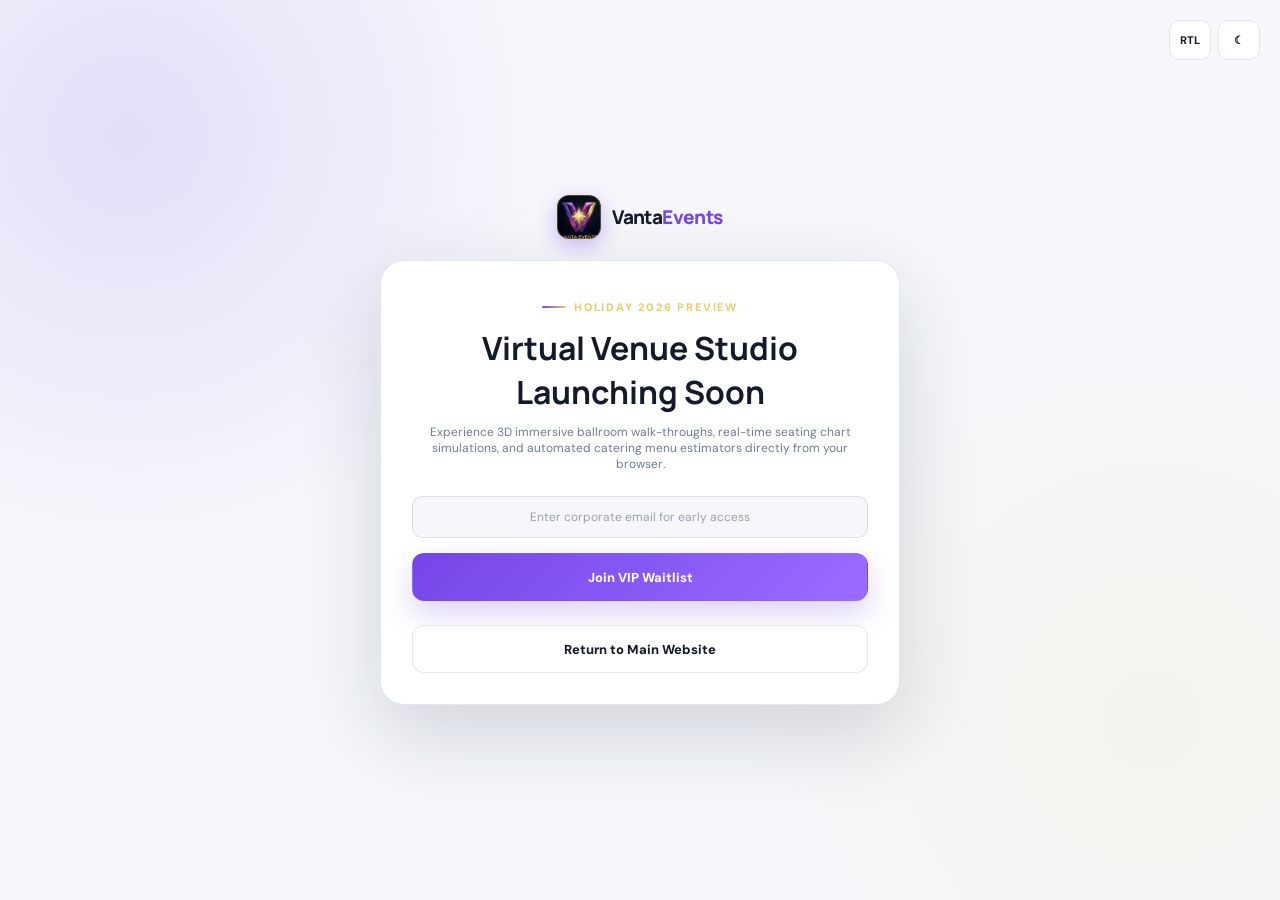
<file: coming-soon.html>
<!DOCTYPE html>
<html lang="en">
<head>
  <meta charset="UTF-8">
  <meta name="viewport" content="width=device-width, initial-scale=1.0">
  <title>Coming Soon | Vanta Events Virtual Venue Portal</title>
  <meta name="description" content="Vanta Events 2026 Virtual Event Studio & Interactive Venue Planner is coming soon. Sign up for early corporate access.">
  <link rel="icon" href="assets/images/logo.jpg" type="image/jpeg">
  <link rel="preconnect" href="https://fonts.googleapis.com">
  <link rel="preconnect" href="https://fonts.gstatic.com" crossorigin>
  <link href="https://fonts.googleapis.com/css2?family=DM+Sans:wght@400;500;600;700&family=Manrope:wght@500;600;700;800&display=swap" rel="stylesheet">
  
  <link rel="stylesheet" href="assets/css/style.css">
  <link rel="stylesheet" href="assets/css/dark-mode.css">
  <link rel="stylesheet" href="assets/css/rtl.css">
</head>
<body>
  <!-- AUTH / COMING SOON LAYOUT -->
  <section class="auth-page" style="display:flex">
    <div class="auth-controls">
      <button class="control-btn" id="authRtl" aria-label="Toggle RTL layout">RTL</button>
      <button class="control-btn" id="authTheme" aria-label="Toggle dark mode">☾</button>
    </div>

    <div class="auth-box" style="width:min(520px,100%)">
      <a class="logo auth-logo" href="index.html" aria-label="Vanta Events Home">
        <div class="logo-mark"></div>
        <div class="logo-name">
          Vanta<span>Events</span>
        </div>
      </a>

      <div class="auth-card" style="text-align:center">
        <div class="eyebrow" style="color:var(--gold);margin-bottom:12px">Holiday 2026 Preview</div>
        <h1 style="font-size:32px;margin-bottom:10px">Virtual Venue Studio Launching Soon</h1>
        <p style="margin-bottom:24px">
          Experience 3D immersive ballroom walk-throughs, real-time seating chart simulations,
          and automated catering menu estimators directly from your browser.
        </p>

        <form id="notifyForm" onsubmit="event.preventDefault(); showToast('Thank you! You have been prioritized for early access.'); this.reset();">
          <div class="form-group" style="margin-bottom:15px">
            <input
              type="email"
              required
              placeholder="Enter corporate email for early access"
              style="text-align:center">
          </div>
          <button class="btn btn-primary auth-submit" type="submit">
            Join VIP Waitlist
          </button>
        </form>

        <div style="margin-top:24px">
          <a class="btn btn-outline" href="index.html" style="width:100%">
            Return to Main Website
          </a>
        </div>
      </div>
    </div>
  </section>

  <!-- TOAST -->
  <div class="toast" id="toast"></div>

  <!-- SCRIPT -->
  <script src="assets/js/main.js"></script>
</body>
</html>
</file>
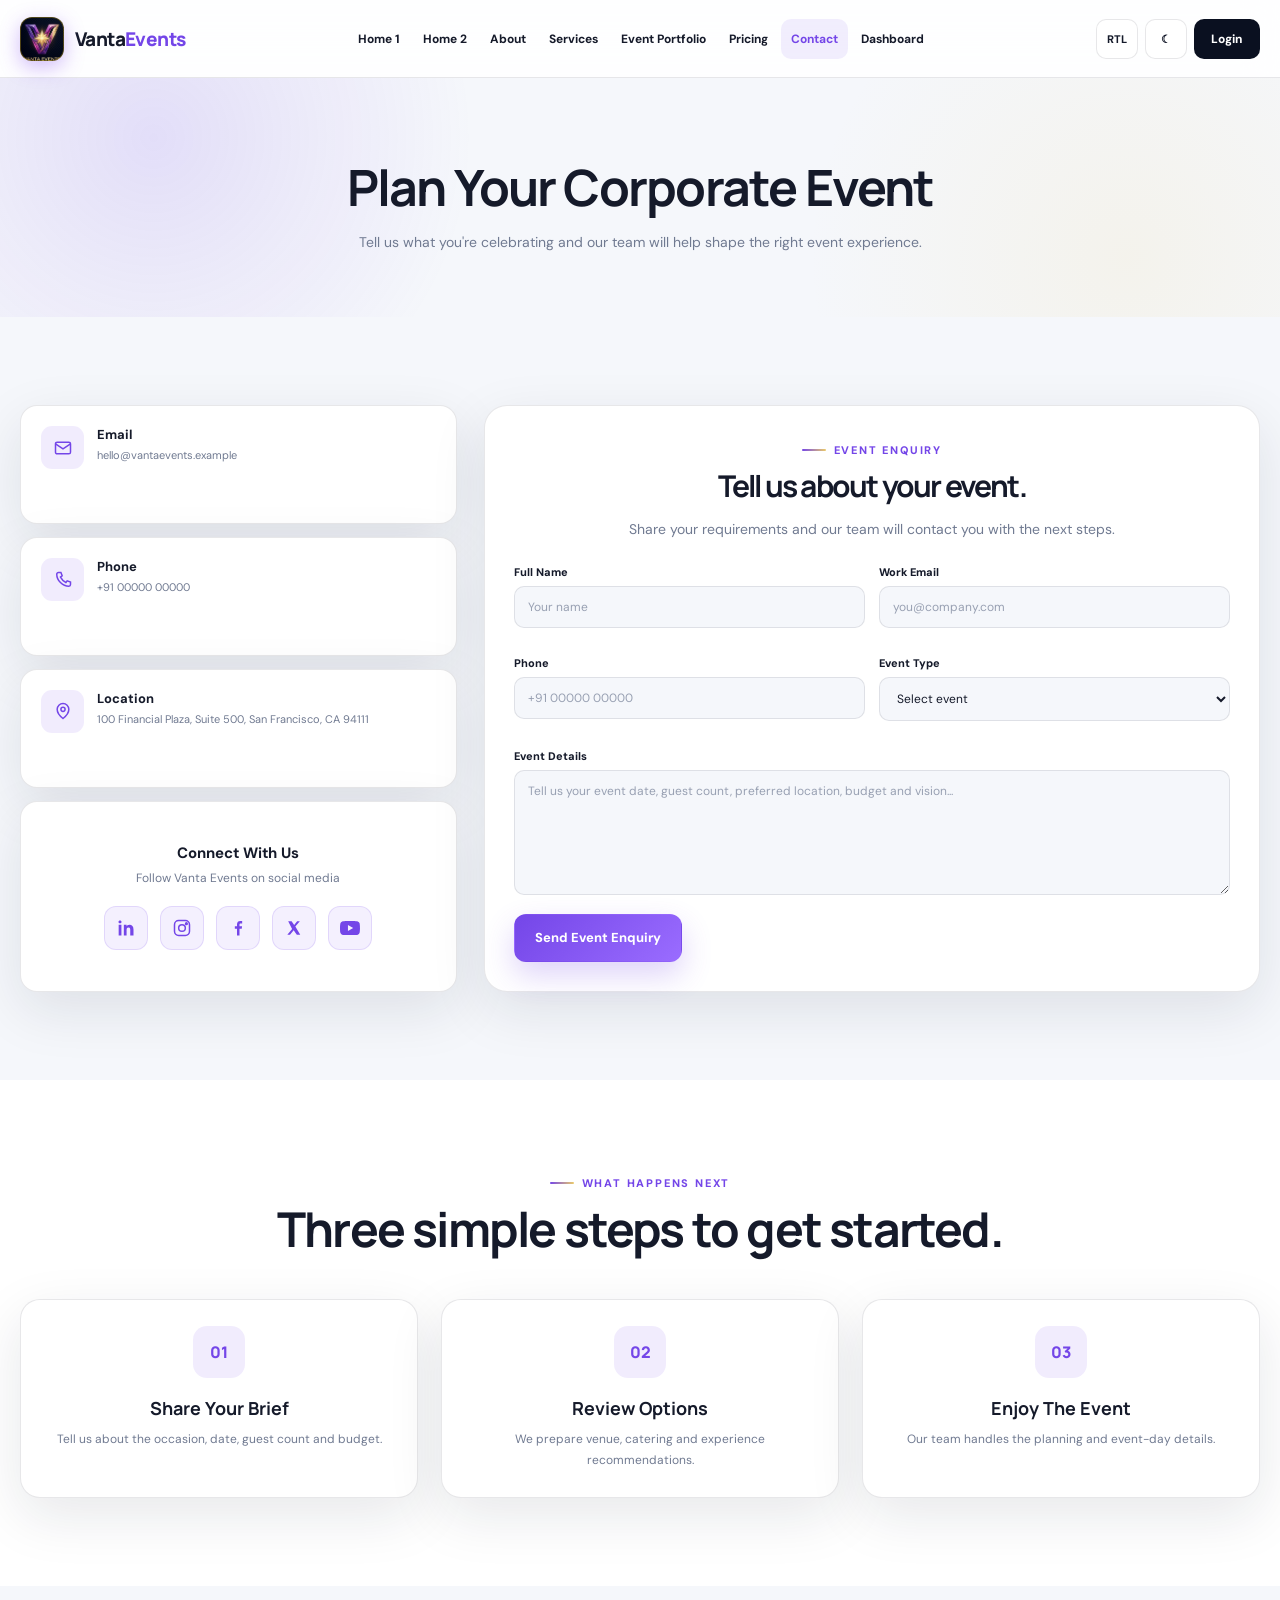
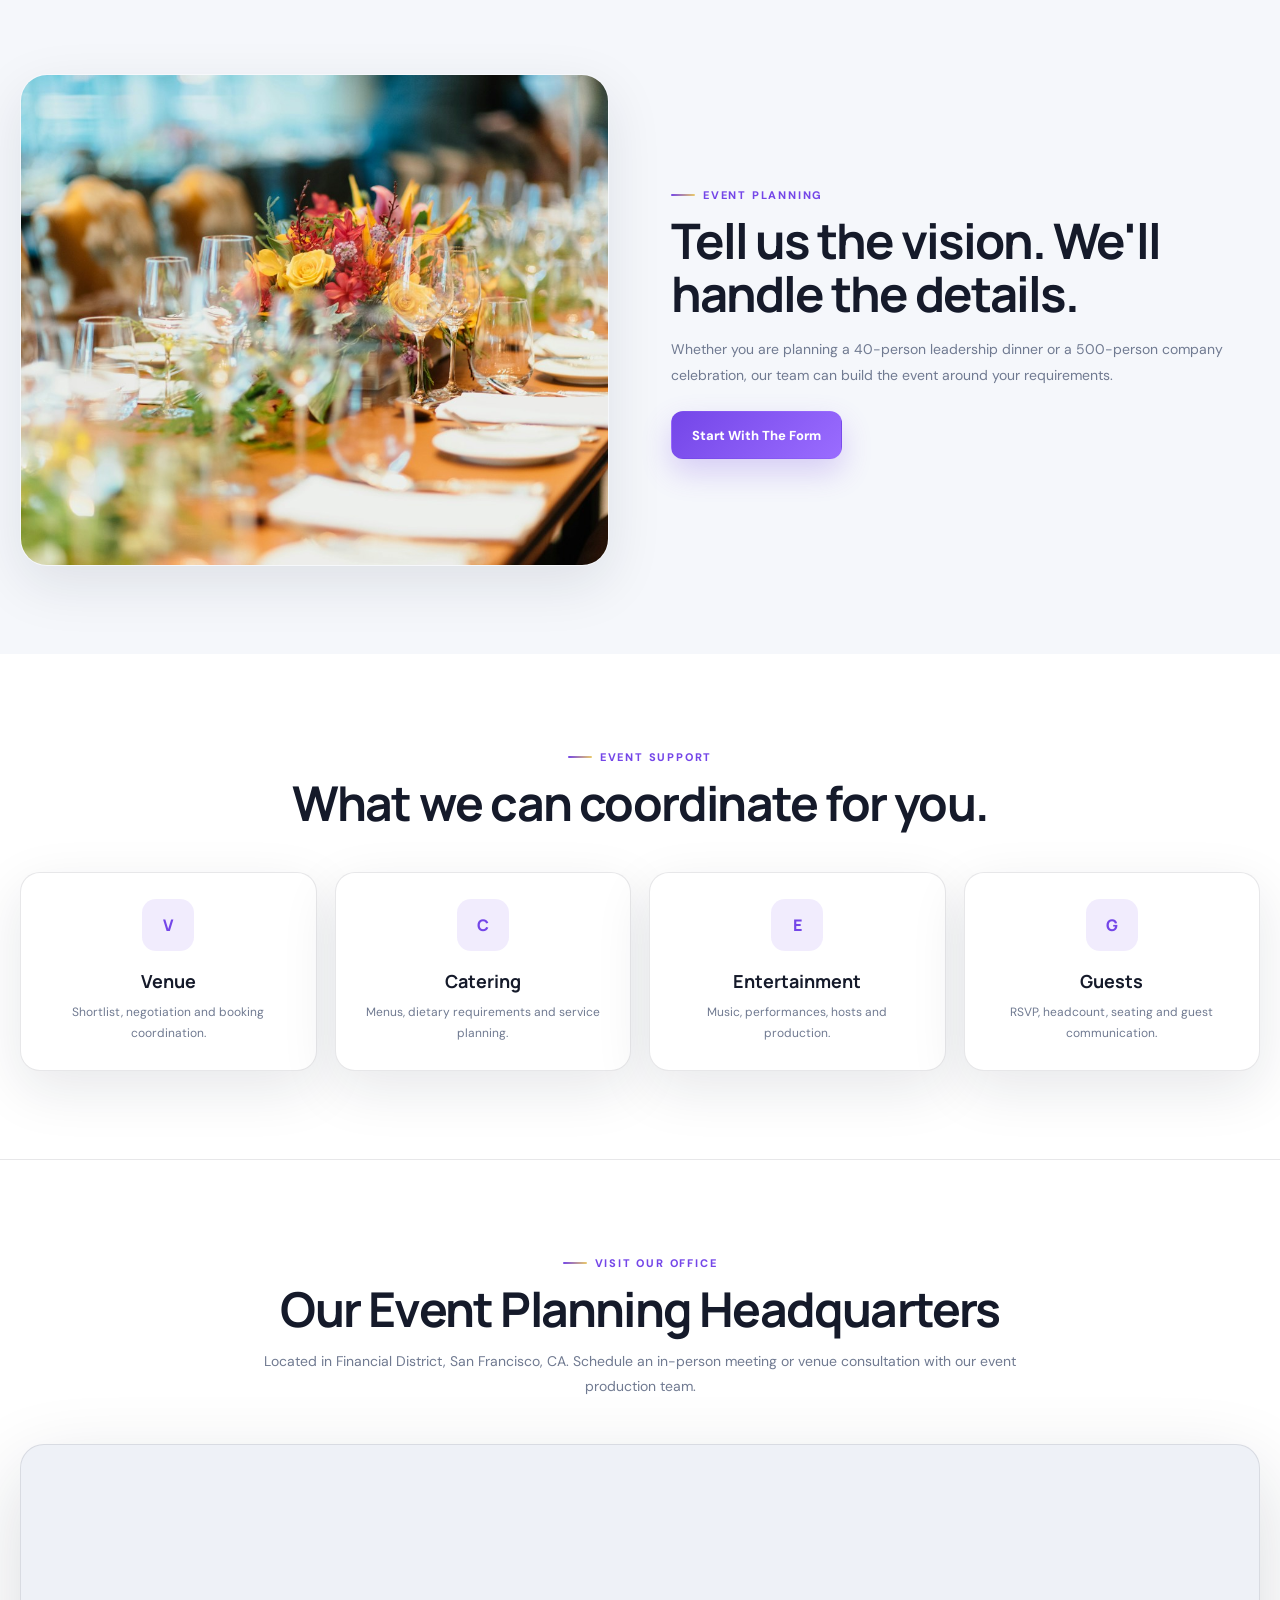
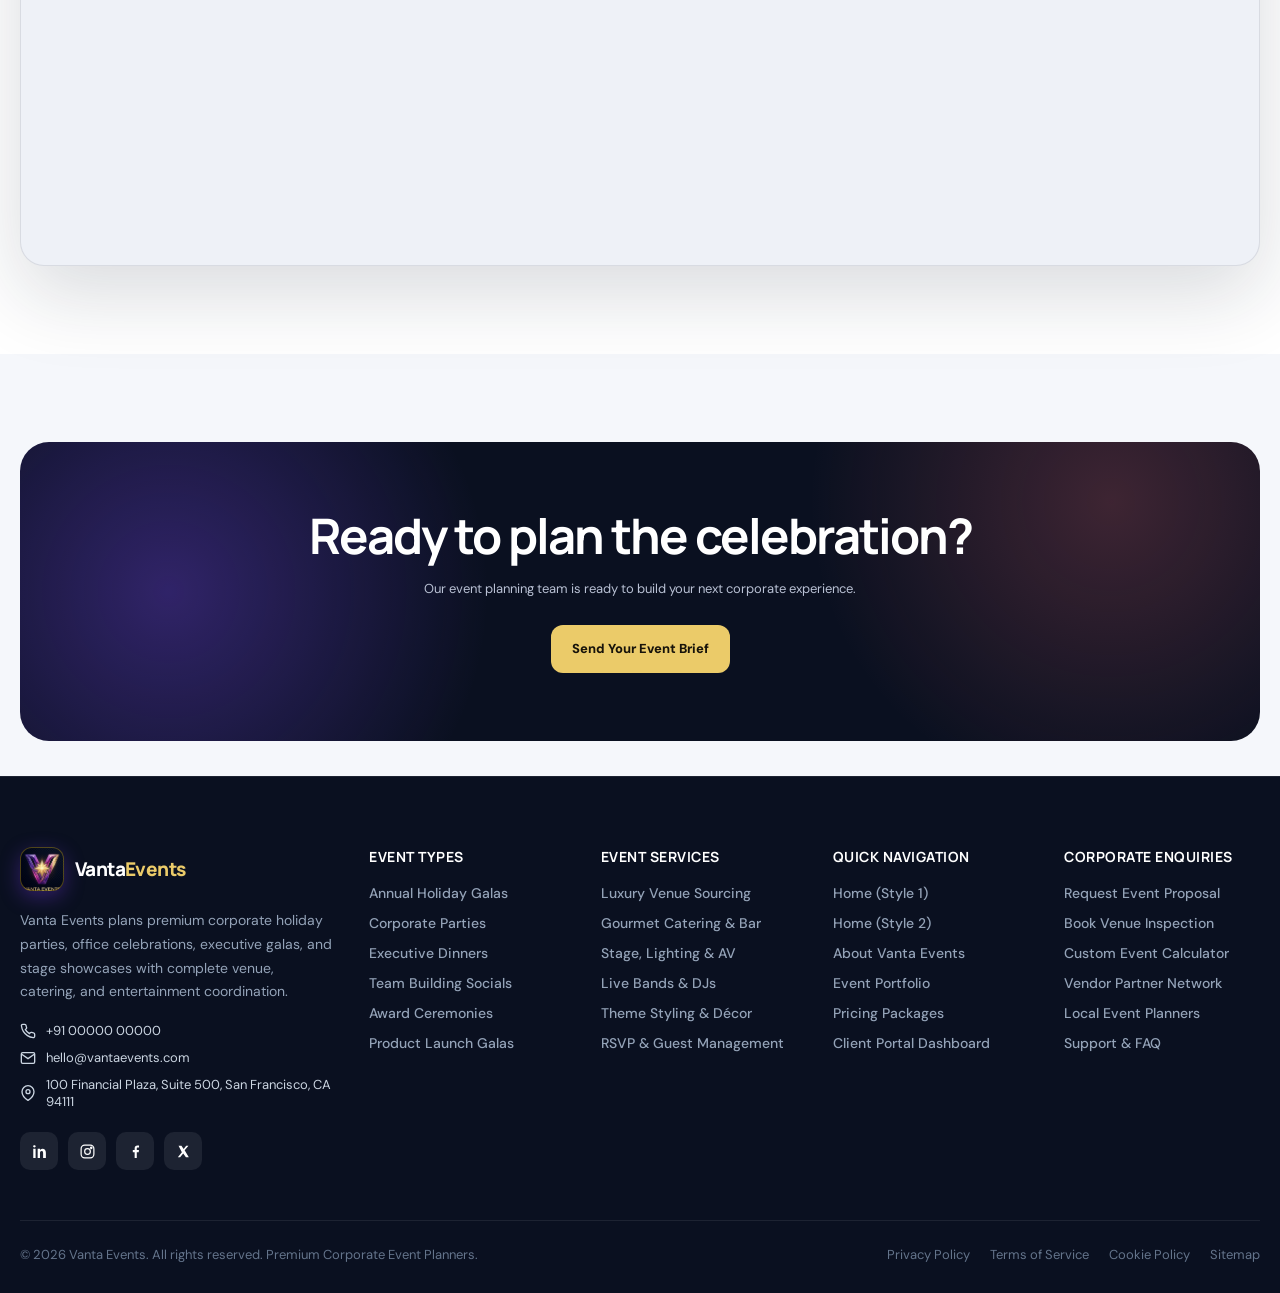
<file: contact.html>
<!DOCTYPE html>
<html lang="en">
<head>
  <meta charset="UTF-8">
  <meta name="viewport" content="width=device-width, initial-scale=1.0">
  <title>Contact &amp; Event Enquiries | Vanta Events</title>
  <meta name="description" content="Plan your corporate event with Vanta Events. Connect with our planners for venue sourcing, holiday party coordination, and customized proposals.">
  <link rel="icon" href="assets/images/logo.jpg" type="image/jpeg">
  <link rel="preconnect" href="https://fonts.googleapis.com">
  <link rel="preconnect" href="https://fonts.gstatic.com" crossorigin>
  <link href="https://fonts.googleapis.com/css2?family=DM+Sans:wght@400;500;600;700&family=Manrope:wght@500;600;700;800&display=swap" rel="stylesheet">
  
  <link rel="stylesheet" href="assets/css/style.css">
  <link rel="stylesheet" href="assets/css/dark-mode.css">
  <link rel="stylesheet" href="assets/css/rtl.css">
</head>
<body>
  <!-- NAVBAR -->
  <nav class="navbar" id="navbar">
    <div class="container nav-inner">
      <a class="logo" href="index.html" aria-label="Vanta Events Home">
        <div class="logo-mark"></div>
        <div class="logo-name">
          Vanta<span>Events</span>
        </div>
      </a>
      <div class="mobile-menu-wrap">
        <div class="nav-links">
          <a class="nav-link" href="index.html">Home 1</a>
          <a class="nav-link" href="home2.html">Home 2</a>
          <a class="nav-link" href="about.html">About</a>
          <a class="nav-link" href="services.html">Services</a>
          <a class="nav-link" href="portfolio.html">Event Portfolio</a>
          <a class="nav-link" href="pricing.html">Pricing</a>
          <a class="nav-link active" href="contact.html">Contact</a>
          <a class="nav-link" href="dashboard.html">Dashboard</a>
        </div>
        <div class="nav-actions">
          <button class="control-btn" id="rtlBtn" aria-label="Toggle RTL mode">RTL</button>
          <button class="control-btn" id="themeBtn" aria-label="Toggle dark mode">☾</button>
          <a class="login-nav" href="login.html">Login</a>
        </div>
      </div>
      <button class="hamburger" id="hamburger" aria-label="Open navigation">
        <span></span>
        <span></span>
        <span></span>
      </button>
    </div>
  </nav>

  <!-- =========================================================
       CONTACT MAIN CONTENT
       ========================================================= -->
  <main class="page active" id="contact">
    <section class="page-title">
      <div class="container">
        <h1>Plan Your Corporate Event</h1>
        <p>
          Tell us what you're celebrating and our team will help
          shape the right event experience.
        </p>
      </div>
    </section>

    <!-- 1 CONTACT & INQUIRY FORM -->
    <section class="section">
      <div class="container contact-grid">
        <div class="contact-info">
          <article class="contact-card reveal">
            <div class="contact-icon">
              <svg viewBox="0 0 24 24" fill="none" stroke="currentColor" stroke-width="1.8">
                <rect x="3" y="5" width="18" height="14" rx="2"/>
                <path d="m3 7 9 6 9-6"/>
              </svg>
            </div>
            <div>
              <h3>Email</h3>
              <p>
                <a href="mailto:hello@vantaevents.example">hello@vantaevents.example</a>
              </p>
            </div>
          </article>
          <article class="contact-card reveal">
            <div class="contact-icon">
              <svg viewBox="0 0 24 24" fill="none" stroke="currentColor" stroke-width="1.8">
                <path d="M6.5 3h3l1.5 4-2 1.5a15 15 0 0 0 6.5 6.5l1.5-2 4 1.5v3c0 1.1-.9 2-2 2C11.5 19.5 4.5 12.5 4.5 5c0-1.1.9-2 2-2z"/>
              </svg>
            </div>
            <div>
              <h3>Phone</h3>
              <p>
                <a href="tel:+910000000000">+91 00000 00000</a>
              </p>
            </div>
          </article>
          <article class="contact-card reveal">
            <div class="contact-icon">
              <svg viewBox="0 0 24 24" fill="none" stroke="currentColor" stroke-width="1.8">
                <path d="M12 21s7-5.2 7-11a7 7 0 1 0-14 0c0 5.8 7 11 7 11z"/>
                <circle cx="12" cy="10" r="2.5"/>
              </svg>
            </div>
            <div>
              <h3>Location</h3>
              <p>100 Financial Plaza, Suite 500, San Francisco, CA 94111</p>
            </div>
          </article>
          <article class="contact-card contact-social-card reveal">
            <div class="contact-social-content">
              <h3>Connect With Us</h3>
              <p>Follow Vanta Events on social media</p>
              <div class="contact-social-icons">
                <a href="#" class="social-btn" aria-label="LinkedIn">
                  <svg viewBox="0 0 24 24" fill="currentColor"><path d="M6.5 8.2H3.2V21h3.3V8.2zM4.8 3C3.7 3 3 3.7 3 4.7s.7 1.7 1.8 1.7 1.8-.7 1.8-1.7S5.9 3 4.8 3zM21 13.7c0-3.8-2-5.6-4.7-5.6-2.2 0-3.1 1.2-3.6 2v-1.9H9.4V21h3.3v-6.3c0-1.7.3-3.3 2.4-3.3 2 0 2 1.9 2 3.4V21H21v-7.3z"/></svg>
                </a>
                <a href="#" class="social-btn" aria-label="Instagram">
                  <svg viewBox="0 0 24 24" fill="none" stroke="currentColor" stroke-width="1.8"><rect x="3" y="3" width="18" height="18" rx="5"/><circle cx="12" cy="12" r="4"/><circle cx="17.3" cy="6.8" r="1"/></svg>
                </a>
                <a href="#" class="social-btn" aria-label="Facebook">
                  <svg viewBox="0 0 24 24" fill="currentColor"><path d="M13.8 21v-8h2.7l.4-3.1h-3.1V8c0-.9.3-1.5 1.6-1.5H17V3.7c-.3 0-1.2-.1-2.3-.1-2.3 0-3.9 1.4-3.9 4v2.3H8.2V13h2.6v8h3z"/></svg>
                </a>
                <a href="#" class="social-btn" aria-label="X">
                  <svg viewBox="0 0 24 24" fill="currentColor"><path d="M5 4h4.1l3.1 4.4L15.8 4H19l-5.4 6.3L19.5 20h-4.1l-3.8-5.2L7.2 20H4l5.7-6.9z"/></svg>
                </a>
                <a href="#" class="social-btn" aria-label="YouTube">
                  <svg viewBox="0 0 24 24" fill="currentColor"><path d="M23.498 6.186a3.016 3.016 0 0 0-2.122-2.136C19.505 3.545 12 3.545 12 3.545s-7.505 0-9.377.505A3.017 3.017 0 0 0 .502 6.186C0 8.07 0 12 0 12s0 3.93.502 5.814a3.016 3.016 0 0 0 2.122 2.136c1.871.505 9.376.505 9.376.505s7.505 0 9.377-.505a3.015 3.015 0 0 0 2.122-2.136C24 15.93 24 12 24 12s0-3.93-.502-5.814zM9.545 15.568V8.432L15.818 12l-6.273 3.568z"/></svg>
                </a>
              </div>
            </div>
          </article>
        </div>

        <div class="form-card reveal">
          <div class="section-heading" style="text-align:center;margin:0 auto 23px">
            <div class="eyebrow">Event Enquiry</div>
            <h2 style="font-size:30px">Tell us about your event.</h2>
            <p>
              Share your requirements and our team will
              contact you with the next steps.
            </p>
          </div>
          <form id="contactForm">
            <div class="form-grid">
              <div class="form-group">
                <label for="fullName">Full Name</label>
                <input
                  id="fullName"
                  type="text"
                  required
                  placeholder="Your name">
              </div>
              <div class="form-group">
                <label for="workEmail">Work Email</label>
                <input
                  id="workEmail"
                  type="email"
                  required
                  placeholder="you@company.com">
              </div>
              <div class="form-group">
                <label for="phone">Phone</label>
                <input
                  id="phone"
                  type="tel"
                  placeholder="+91 00000 00000">
              </div>
              <div class="form-group">
                <label for="eventType">Event Type</label>
                <select id="eventType" required>
                  <option value="">Select event</option>
                  <option>Corporate Holiday Party</option>
                  <option>Office Celebration</option>
                  <option>Networking Event</option>
                  <option>Corporate Dinner</option>
                  <option>Product Launch</option>
                </select>
              </div>
              <div class="form-group full">
                <label for="eventDetails">Event Details</label>
                <textarea
                  id="eventDetails"
                  required
                  placeholder="Tell us your event date, guest count, preferred location, budget and vision..."></textarea>
              </div>
            </div>
            <button class="btn btn-primary" type="submit">
              Send Event Enquiry
            </button>
          </form>
        </div>
      </div>
    </section>

    <!-- 2 WHAT HAPPENS NEXT -->
    <section class="section section-white">
      <div class="container">
        <div class="section-heading reveal">
          <div class="eyebrow">What Happens Next</div>
          <h2>Three simple steps to get started.</h2>
        </div>
        <div class="grid-3">
          <article class="service-card reveal">
            <div class="service-icon">01</div>
            <h3>Share Your Brief</h3>
            <p>Tell us about the occasion, date, guest count and budget.</p>
          </article>
          <article class="service-card reveal">
            <div class="service-icon">02</div>
            <h3>Review Options</h3>
            <p>We prepare venue, catering and experience recommendations.</p>
          </article>
          <article class="service-card reveal">
            <div class="service-icon">03</div>
            <h3>Enjoy The Event</h3>
            <p>Our team handles the planning and event-day details.</p>
          </article>
        </div>
      </div>
    </section>

    <!-- 3 SPLIT SECTION -->
    <section class="section">
      <div class="container split">
        <div class="split-image reveal">
          <img
            src="assets/images/contact_venue.jpg"
            alt="Elegant corporate event venue">
        </div>
        <div class="split-content reveal">
          <div class="eyebrow">Event Planning</div>
          <h2>Tell us the vision. We'll handle the details.</h2>
          <p>
            Whether you are planning a 40-person leadership dinner
            or a 500-person company celebration, our team can build
            the event around your requirements.
          </p>
          <button class="btn btn-primary" onclick="window.scrollTo({top:0,behavior:'smooth'})">
            Start With The Form
          </button>
        </div>
      </div>
    </section>

    <!-- 4 EVENT SUPPORT -->
    <section class="section section-white">
      <div class="container">
        <div class="section-heading reveal">
          <div class="eyebrow">Event Support</div>
          <h2>What we can coordinate for you.</h2>
        </div>
        <div class="grid-4">
          <article class="service-card reveal">
            <div class="service-icon">V</div>
            <h3>Venue</h3>
            <p>Shortlist, negotiation and booking coordination.</p>
          </article>
          <article class="service-card reveal">
            <div class="service-icon">C</div>
            <h3>Catering</h3>
            <p>Menus, dietary requirements and service planning.</p>
          </article>
          <article class="service-card reveal">
            <div class="service-icon">E</div>
            <h3>Entertainment</h3>
            <p>Music, performances, hosts and production.</p>
          </article>
          <article class="service-card reveal">
            <div class="service-icon">G</div>
            <h3>Guests</h3>
            <p>RSVP, headcount, seating and guest communication.</p>
          </article>
        </div>
      </div>
    </section>

    <!-- 5 LOCATION & MAP SECTION -->
    <section class="section section-white" id="office-location" style="border-top: 1px solid var(--border);">
      <div class="container">
        <div class="section-heading reveal">
          <div class="eyebrow">Visit Our Office</div>
          <h2>Our Event Planning Headquarters</h2>
          <p>
            Located in Financial District, San Francisco, CA. Schedule an in-person meeting or venue consultation with our event production team.
          </p>
        </div>
        <div class="map-container-large reveal">
          <iframe
            src="https://www.google.com/maps/embed?pb=!1m18!1m12!1m3!1d3153.086476100147!2d-122.3988!3d37.7915!2m3!1f0!2f0!3f0!3m2!1i1024!2i768!4f13.1!3m3!1m2!1s0x808580646c0c29a9%3A0x6730873a4b9c1d9b!2sMarket%20St%2C%20San%20Francisco%2C%20CA!5e0!3m2!1sen!2sus!4v1700000000000!5m2!1sen!2sus"
            width="100%"
            height="420"
            style="border:0;"
            allowfullscreen=""
            loading="lazy"
            referrerpolicy="no-referrer-when-downgrade"
            title="Vanta Events Location Map">
          </iframe>
        </div>
      </div>
    </section>

    <!-- 5 CTA -->
    <section class="section">
      <div class="container">
        <div class="cta reveal">
          <h2>Ready to plan the celebration?</h2>
          <p>
            Our event planning team is ready to build your
            next corporate experience.
          </p>
          <button class="btn btn-gold" onclick="window.scrollTo({top:0,behavior:'smooth'})">
            Send Your Event Brief
          </button>
        </div>
      </div>
    </section>
  </main>

  <!-- FOOTER -->
  <footer class="footer" id="publicFooter">
    <div class="container">
      <!-- MAIN FOOTER NAVIGATION GRID -->
      <div class="footer-grid">
        <!-- BRAND COLUMN -->
        <div class="footer-brand">
          <a class="logo" href="index.html">
            <div class="logo-mark"></div>
            <div class="logo-name" style="color:#fff">
              Vanta<span style="color:var(--gold)">Events</span>
            </div>
          </a>
          <p>
            Vanta Events plans premium corporate holiday parties, office celebrations, executive galas, and stage showcases with complete venue, catering, and entertainment coordination.
          </p>
          <div class="footer-contact-list">
            <a href="tel:+910000000000" class="footer-contact-item">
              <svg viewBox="0 0 24 24" fill="none" stroke="currentColor" stroke-width="2"><path d="M22 16.92v3a2 2 0 0 1-2.18 2 19.79 19.79 0 0 1-8.63-3.07 19.5 19.5 0 0 1-6-6 19.79 19.79 0 0 1-3.07-8.67A2 2 0 0 1 4.11 2h3a2 2 0 0 1 2 1.72 12.84 12.84 0 0 0 .7 2.81 2 2 0 0 1-.45 2.11L8.09 9.91a16 16 0 0 0 6 6l1.27-1.27a2 2 0 0 1 2.11-.45 12.84 12.84 0 0 0 2.81.7A2 2 0 0 1 22 16.92z"/></svg>
              +91 00000 00000
            </a>
            <a href="mailto:hello@vantaevents.com" class="footer-contact-item">
              <svg viewBox="0 0 24 24" fill="none" stroke="currentColor" stroke-width="2"><path d="M4 4h16c1.1 0 2 .9 2 2v12c0 1.1-.9 2-2 2H4c-1.1 0-2-.9-2-2V6c0-1.1.9-2 2-2z"/><polyline points="22,6 12,13 2,6"/></svg>
              hello@vantaevents.com
            </a>
            <div class="footer-contact-item">
              <svg viewBox="0 0 24 24" fill="none" stroke="currentColor" stroke-width="2"><path d="M21 10c0 7-9 13-9 13s-9-6-9-13a9 9 0 0 1 18 0z"/><circle cx="12" cy="10" r="3"/></svg>
              100 Financial Plaza, Suite 500, San Francisco, CA 94111
            </div>
          </div>
          <div class="socials">
            <a href="#" class="social" aria-label="LinkedIn">
              <svg viewBox="0 0 24 24" fill="currentColor"><path d="M6.5 8.2H3.2V21h3.3V8.2zM4.8 3C3.7 3 3 3.7 3 4.7s.7 1.7 1.8 1.7 1.8-.7 1.8-1.7S5.9 3 4.8 3zM21 13.7c0-3.8-2-5.6-4.7-5.6-2.2 0-3.1 1.2-3.6 2v-1.9H9.4V21h3.3v-6.3c0-1.7.3-3.3 2.4-3.3 2 0 2 1.9 2 3.4V21H21v-7.3z"/></svg>
            </a>
            <a href="#" class="social" aria-label="Instagram">
              <svg viewBox="0 0 24 24" fill="none" stroke="currentColor" stroke-width="1.7"><rect x="3" y="3" width="18" height="18" rx="5"/><circle cx="12" cy="12" r="4"/><circle cx="17.3" cy="6.8" r="1"/></svg>
            </a>
            <a href="#" class="social" aria-label="Facebook">
              <svg viewBox="0 0 24 24" fill="currentColor"><path d="M13.8 21v-8h2.7l.4-3.1h-3.1V8c0-.9.3-1.5 1.6-1.5H17V3.7c-.3 0-1.2-.1-2.3-.1-2.3 0-3.9 1.4-3.9 4v2.3H8.2V13h2.6v8h3z"/></svg>
            </a>
            <a href="#" class="social" aria-label="X">
              <svg viewBox="0 0 24 24" fill="currentColor"><path d="M5 4h4.1l3.1 4.4L15.8 4H19l-5.4 6.3L19.5 20h-4.1l-3.8-5.2L7.2 20H4l5.7-6.9z"/></svg>
            </a>
          </div>
        </div>

        <!-- COLUMN 2: EVENT TYPES -->
        <div>
          <h4>Event Types</h4>
          <div class="footer-links">
            <a href="portfolio.html">Annual Holiday Galas</a>
            <a href="portfolio.html">Corporate Parties</a>
            <a href="portfolio.html">Executive Dinners</a>
            <a href="portfolio.html">Team Building Socials</a>
            <a href="portfolio.html">Award Ceremonies</a>
            <a href="portfolio.html">Product Launch Galas</a>
          </div>
        </div>

        <!-- COLUMN 3: SERVICES -->
        <div>
          <h4>Event Services</h4>
          <div class="footer-links">
            <a href="services.html">Luxury Venue Sourcing</a>
            <a href="services.html">Gourmet Catering &amp; Bar</a>
            <a href="services.html">Stage, Lighting &amp; AV</a>
            <a href="services.html">Live Bands &amp; DJs</a>
            <a href="services.html">Theme Styling &amp; Décor</a>
            <a href="services.html">RSVP &amp; Guest Management</a>
          </div>
        </div>

        <!-- COLUMN 4: EXPLORE & PORTAL -->
        <div>
          <h4>Quick Navigation</h4>
          <div class="footer-links">
            <a href="index.html">Home (Style 1)</a>
            <a href="home2.html">Home (Style 2)</a>
            <a href="about.html">About Vanta Events</a>
            <a href="portfolio.html">Event Portfolio</a>
            <a href="pricing.html">Pricing Packages</a>
            <a href="dashboard.html">Client Portal Dashboard</a>
          </div>
        </div>

        <!-- COLUMN 5: GET IN TOUCH -->
        <div>
          <h4>Corporate Enquiries</h4>
          <div class="footer-links">
            <a href="contact.html">Request Event Proposal</a>
            <a href="contact.html">Book Venue Inspection</a>
            <a href="pricing.html">Custom Event Calculator</a>
            <a href="about.html">Vendor Partner Network</a>
            <a href="contact.html">Local Event Planners</a>
            <a href="contact.html">Support &amp; FAQ</a>
          </div>
        </div>
      </div>

      <!-- FOOTER BOTTOM -->
      <div class="footer-bottom">
        <span>&copy; 2026 Vanta Events. All rights reserved. Premium Corporate Event Planners.</span>
        <div class="footer-bottom-links">
          <a href="contact.html">Privacy Policy</a>
          <a href="contact.html">Terms of Service</a>
          <a href="contact.html">Cookie Policy</a>
          <a href="sitemap.xml">Sitemap</a>
        </div>
      </div>
    </div>
  </footer>

  <button class="back-top" id="backTop" aria-label="Back to top">↑</button>
  <div class="toast" id="toast"></div>
  <script src="assets/js/main.js"></script>
</body>
</html>
</file>
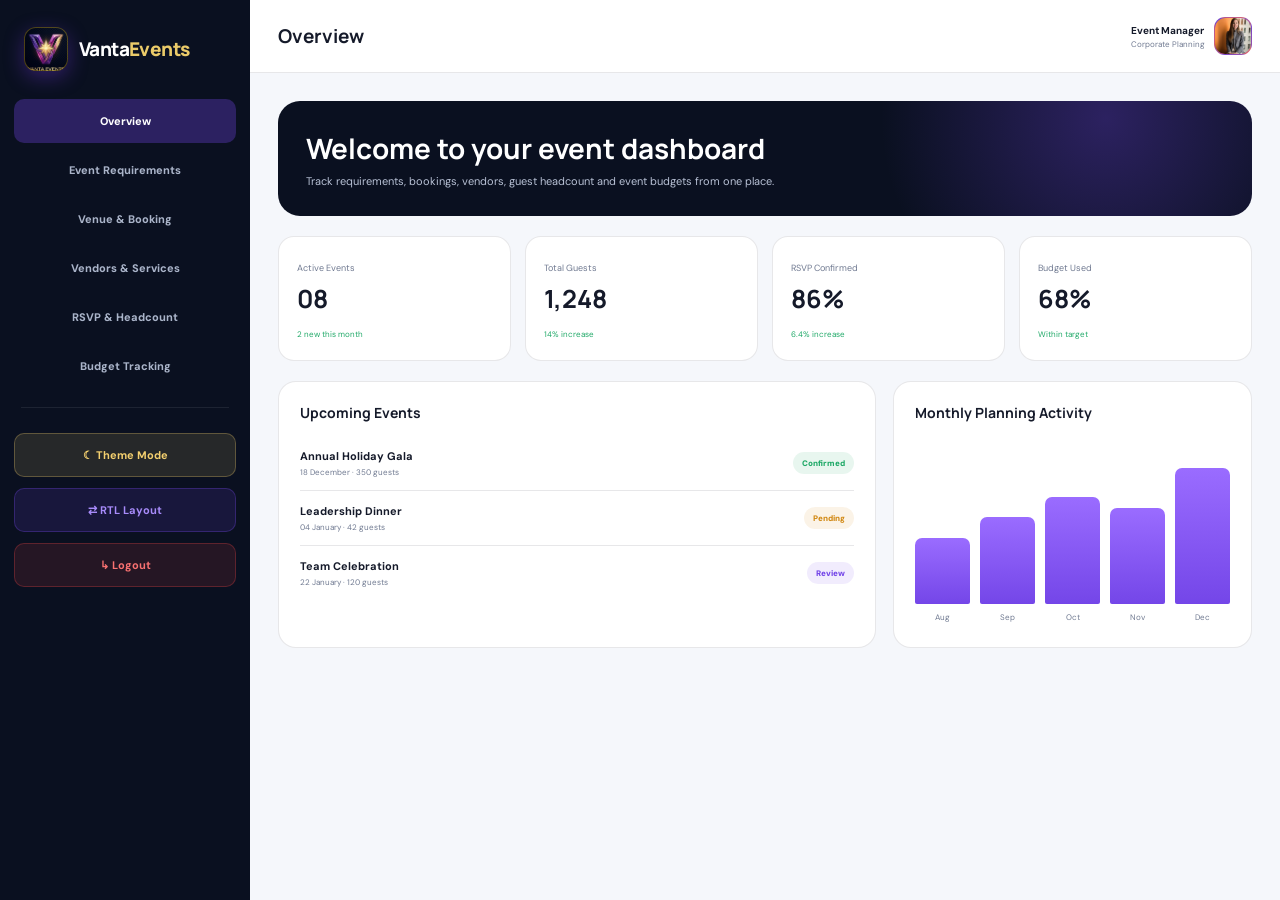
<file: dashboard.html>
<!DOCTYPE html>
<html lang="en">
<head>
  <meta charset="UTF-8">
  <meta name="viewport" content="width=device-width, initial-scale=1.0">
  <title>Corporate Event Dashboard | Vanta Events</title>
  <meta name="description" content="Manage corporate event planning, venue booking statuses, vendor coordination, RSVP headcounts, and budget tracking.">
  <link rel="icon" href="assets/images/logo.jpg" type="image/jpeg">
  <link rel="preconnect" href="https://fonts.googleapis.com">
  <link rel="preconnect" href="https://fonts.gstatic.com" crossorigin>
  <link href="https://fonts.googleapis.com/css2?family=DM+Sans:wght@400;500;600;700&family=Manrope:wght@500;600;700;800&display=swap" rel="stylesheet">
  
  <link rel="stylesheet" href="assets/css/style.css">
  <link rel="stylesheet" href="assets/css/dark-mode.css">
  <link rel="stylesheet" href="assets/css/rtl.css">
</head>
<body>
  <!-- DASHBOARD PAGE -->
  <section class="dashboard-page active" id="dashboard">
    <div class="dashboard-layout">
      <!-- SIDEBAR -->
      <aside class="dashboard-sidebar" id="dashboardSidebar">
        <div class="dashboard-brand">
          <a class="logo" href="index.html" aria-label="Go to Home Page">
            <div class="logo-mark"></div>
            <div class="logo-name">
              Vanta<span>Events</span>
            </div>
          </a>
        </div>
        <div class="dashboard-nav">
          <button class="dashboard-link active" data-view="overview">
            Overview
          </button>
          <button class="dashboard-link" data-view="requirements">
            Event Requirements
          </button>
          <button class="dashboard-link" data-view="venues">
            Venue &amp; Booking
          </button>
          <button class="dashboard-link" data-view="vendors">
            Vendors &amp; Services
          </button>
          <button class="dashboard-link" data-view="rsvp">
            RSVP &amp; Headcount
          </button>
          <button class="dashboard-link" data-view="budget">
            Budget Tracking
          </button>
          <div class="dashboard-separator"></div>
          <button class="dashboard-link dashboard-theme-btn" id="dashboardTheme" aria-label="Toggle theme" title="Toggle theme">
            ☾ Theme Mode
          </button>
          <button class="dashboard-link dashboard-rtl-btn" id="dashboardRtl" aria-label="Toggle RTL layout" title="Toggle RTL layout">
            ⇄ RTL Layout
          </button>
          <a class="dashboard-link dashboard-logout-btn" href="login.html">
            ↳ Logout
          </a>
        </div>
      </aside>

      <!-- MAIN CONTENT -->
      <div class="dashboard-main">
        <header class="dashboard-top">
          <div style="display:flex;align-items:center;gap:11px">
            <button class="dashboard-menu" id="dashboardMenu" aria-label="Open dashboard menu" title="Open dashboard menu">
              <span></span>
              <span></span>
              <span></span>
            </button>
            <h2 id="dashboardTitle">Overview</h2>
          </div>
          <div class="dashboard-user">
            <div class="dashboard-user-info">
              <strong>Event Manager</strong>
              <span>Corporate Planning</span>
            </div>
            <div class="dashboard-avatar">
              <img src="assets/images/user_avatar.jpg" alt="Event Manager Avatar">
            </div>
          </div>
        </header>

        <div class="dashboard-content">
          <!-- 1 OVERVIEW VIEW -->
          <div class="dashboard-view active" id="view-overview">
            <div class="dashboard-welcome">
              <h1>Welcome to your event dashboard</h1>
              <p>
                Track requirements, bookings, vendors,
                guest headcount and event budgets from one place.
              </p>
            </div>
            <div class="dashboard-stats">
              <div class="dashboard-stat">
                <small>Active Events</small>
                <strong>08</strong>
                <span>2 new this month</span>
              </div>
              <div class="dashboard-stat">
                <small>Total Guests</small>
                <strong>1,248</strong>
                <span>14% increase</span>
              </div>
              <div class="dashboard-stat">
                <small>RSVP Confirmed</small>
                <strong>86%</strong>
                <span>6.4% increase</span>
              </div>
              <div class="dashboard-stat">
                <small>Budget Used</small>
                <strong>68%</strong>
                <span>Within target</span>
              </div>
            </div>
            <div class="dashboard-grid">
              <div class="dashboard-panel">
                <h3>Upcoming Events</h3>
                <div class="event-row">
                  <div>
                    <strong>Annual Holiday Gala</strong>
                    <small>18 December · 350 guests</small>
                  </div>
                  <span class="status confirmed">Confirmed</span>
                </div>
                <div class="event-row">
                  <div>
                    <strong>Leadership Dinner</strong>
                    <small>04 January · 42 guests</small>
                  </div>
                  <span class="status pending">Pending</span>
                </div>
                <div class="event-row">
                  <div>
                    <strong>Team Celebration</strong>
                    <small>22 January · 120 guests</small>
                  </div>
                  <span class="status review">Review</span>
                </div>
              </div>
              <div class="dashboard-panel">
                <h3>Monthly Planning Activity</h3>
                <div class="chart">
                  <div class="bar" style="height:42%">
                    <span>Aug</span>
                  </div>
                  <div class="bar" style="height:55%">
                    <span>Sep</span>
                  </div>
                  <div class="bar" style="height:68%">
                    <span>Oct</span>
                  </div>
                  <div class="bar" style="height:61%">
                    <span>Nov</span>
                  </div>
                  <div class="bar" style="height:86%">
                    <span>Dec</span>
                  </div>
                </div>
              </div>
            </div>
          </div>

          <!-- 2 REQUIREMENTS VIEW -->
          <div class="dashboard-view" id="view-requirements">
            <div class="dashboard-panel">
              <h3>Event Requirements</h3>
              <div class="event-row">
                <div>
                  <strong>Annual Holiday Gala</strong>
                  <small>Guest count · 350</small>
                </div>
                <span class="status confirmed">Complete</span>
              </div>
              <div class="event-row">
                <div>
                  <strong>Catering Requirement</strong>
                  <small>Premium buffet + dietary options</small>
                </div>
                <span class="status confirmed">Complete</span>
              </div>
              <div class="event-row">
                <div>
                  <strong>Entertainment</strong>
                  <small>DJ + live performance</small>
                </div>
                <span class="status review">Review</span>
              </div>
              <div class="event-row">
                <div>
                  <strong>Event Branding</strong>
                  <small>Stage and welcome branding</small>
                </div>
                <span class="status pending">Pending</span>
              </div>
            </div>
          </div>

          <!-- 3 VENUES VIEW -->
          <div class="dashboard-view" id="view-venues">
            <div class="dashboard-panel">
              <h3>Venue &amp; Booking Status</h3>
              <div class="event-row">
                <div>
                  <strong>Grand Ballroom</strong>
                  <small>Capacity · 500 · Premium</small>
                </div>
                <span class="status confirmed">Booked</span>
              </div>
              <div class="event-row">
                <div>
                  <strong>Skyline Terrace</strong>
                  <small>Capacity · 250 · Outdoor</small>
                </div>
                <span class="status review">Shortlisted</span>
              </div>
              <div class="event-row">
                <div>
                  <strong>Heritage Hall</strong>
                  <small>Capacity · 180 · Elegant</small>
                </div>
                <span class="status pending">Negotiating</span>
              </div>
            </div>
          </div>

          <!-- 4 VENDORS VIEW -->
          <div class="dashboard-view" id="view-vendors">
            <div class="dashboard-stats">
              <div class="dashboard-stat">
                <small>Active Vendors</small>
                <strong>14</strong>
                <span>10 confirmed</span>
              </div>
              <div class="dashboard-stat">
                <small>Confirmed</small>
                <strong>10</strong>
                <span>On schedule</span>
              </div>
              <div class="dashboard-stat">
                <small>Under Review</small>
                <strong>03</strong>
                <span>Need approval</span>
              </div>
              <div class="dashboard-stat">
                <small>Pending</small>
                <strong>01</strong>
                <span>Follow-up required</span>
              </div>
            </div>
            <div class="dashboard-panel">
              <h3>Vendor Tracking</h3>
              <div class="event-row">
                <div>
                  <strong>Venue Partner</strong>
                  <small>Grand Ballroom</small>
                </div>
                <span class="status confirmed">Confirmed</span>
              </div>
              <div class="event-row">
                <div>
                  <strong>Catering Partner</strong>
                  <small>350 guest curated menu</small>
                </div>
                <span class="status confirmed">Confirmed</span>
              </div>
              <div class="event-row">
                <div>
                  <strong>Entertainment Agency</strong>
                  <small>DJ + Live Performance</small>
                </div>
                <span class="status review">Review</span>
              </div>
            </div>
          </div>

          <!-- 5 RSVP VIEW -->
          <div class="dashboard-view" id="view-rsvp">
            <div class="dashboard-stats">
              <div class="dashboard-stat">
                <small>Invited</small>
                <strong>420</strong>
              </div>
              <div class="dashboard-stat">
                <small>Confirmed</small>
                <strong>362</strong>
              </div>
              <div class="dashboard-stat">
                <small>Maybe</small>
                <strong>31</strong>
              </div>
              <div class="dashboard-stat">
                <small>No Response</small>
                <strong>27</strong>
              </div>
            </div>
            <div class="dashboard-panel">
              <h3>RSVP &amp; Headcount Tracking</h3>
              <div class="event-row">
                <div>
                  <strong>Guest Confirmation</strong>
                  <small>86% of invited guests confirmed</small>
                </div>
                <span class="status confirmed">On Track</span>
              </div>
              <div class="event-row">
                <div>
                  <strong>Dietary Information</strong>
                  <small>74% of confirmed guests updated</small>
                </div>
                <span class="status review">Review</span>
              </div>
            </div>
          </div>

          <!-- 6 BUDGET VIEW -->
          <div class="dashboard-view" id="view-budget">
            <div class="dashboard-stats">
              <div class="dashboard-stat">
                <small>Total Budget</small>
                <strong>₹12.0L</strong>
              </div>
              <div class="dashboard-stat">
                <small>Committed</small>
                <strong>₹8.1L</strong>
              </div>
              <div class="dashboard-stat">
                <small>Remaining</small>
                <strong>₹3.9L</strong>
              </div>
              <div class="dashboard-stat">
                <small>Budget Used</small>
                <strong>68%</strong>
              </div>
            </div>
            <div class="dashboard-panel">
              <h3>Budget &amp; Expense Breakdown</h3>
              <div class="event-row">
                <div>
                  <strong>Venue Booking &amp; Permits</strong>
                  <small>₹3.20L</small>
                </div>
                <span class="status confirmed">Approved</span>
              </div>
              <div class="event-row">
                <div>
                  <strong>Catering &amp; Hospitality</strong>
                  <small>₹2.80L</small>
                </div>
                <span class="status confirmed">Approved</span>
              </div>
              <div class="event-row">
                <div>
                  <strong>Entertainment &amp; Artists</strong>
                  <small>₹1.20L</small>
                </div>
                <span class="status review">Review</span>
              </div>
              <div class="event-row">
                <div>
                  <strong>Production, AV &amp; Décor</strong>
                  <small>₹0.90L</small>
                </div>
                <span class="status confirmed">Approved</span>
              </div>
            </div>
          </div>
        </div>
      </div>
    </div>
  </section>

  <!-- TOAST -->
  <div class="toast" id="toast"></div>

  <!-- SCRIPTS -->
  <script src="assets/js/main.js"></script>
  <script src="assets/js/dashboard.js"></script>
</body>
</html>
</file>
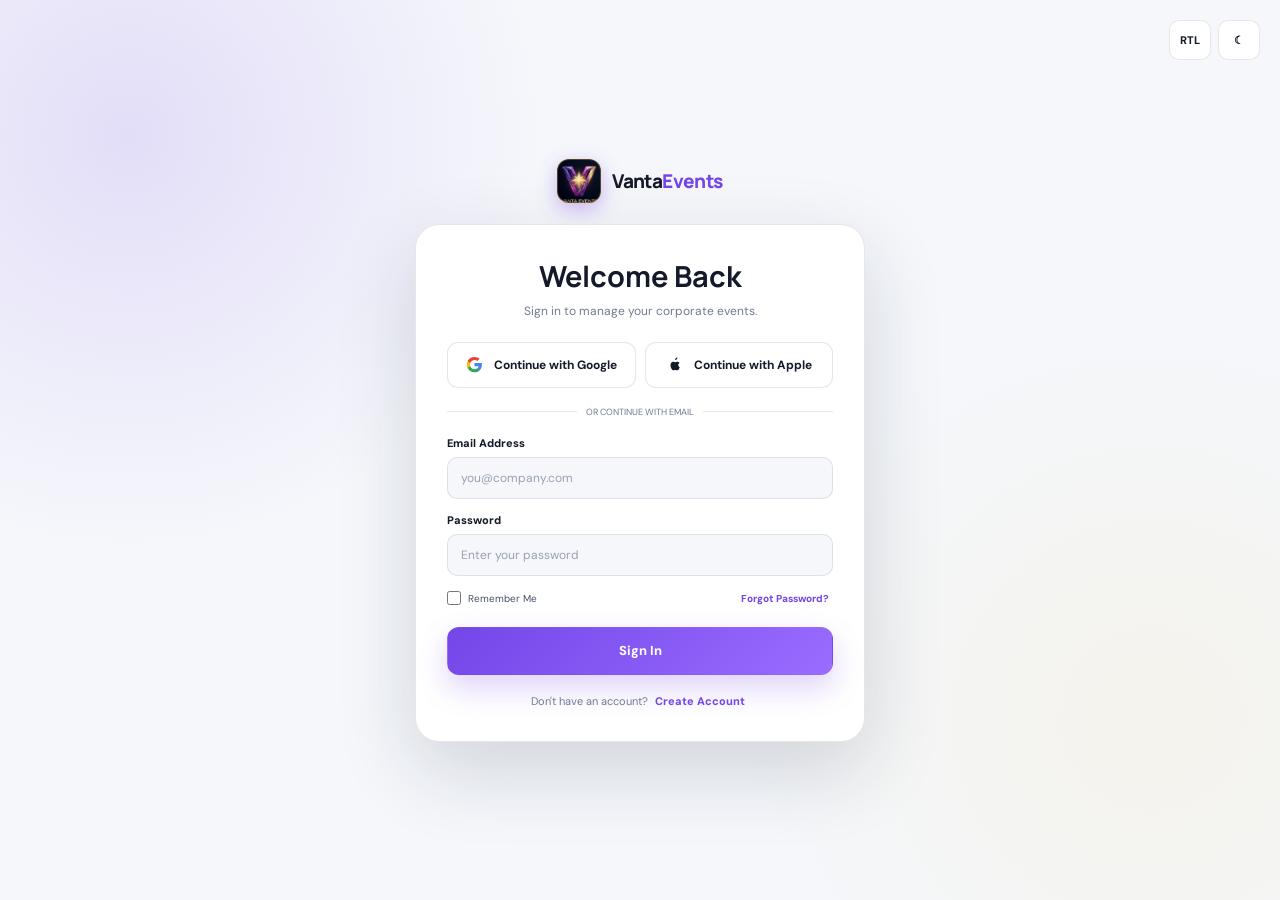
<file: login.html>
<!DOCTYPE html>
<html lang="en">
<head>
  <meta charset="UTF-8">
  <meta name="viewport" content="width=device-width, initial-scale=1.0">
  <title>Client Portal Login | Vanta Events</title>
  <meta name="description" content="Sign in to your Vanta Events corporate portal to manage event requirements, RSVP tracking, catering, and budget allocations.">
  <link rel="icon" href="assets/images/logo.jpg" type="image/jpeg">
  <link rel="preconnect" href="https://fonts.googleapis.com">
  <link rel="preconnect" href="https://fonts.gstatic.com" crossorigin>
  <link href="https://fonts.googleapis.com/css2?family=DM+Sans:wght@400;500;600;700&family=Manrope:wght@500;600;700;800&display=swap" rel="stylesheet">
  
  <link rel="stylesheet" href="assets/css/style.css">
  <link rel="stylesheet" href="assets/css/dark-mode.css">
  <link rel="stylesheet" href="assets/css/rtl.css">
</head>
<body>
  <!-- AUTH PAGE -->
  <section class="auth-page" id="login">
    <div class="auth-controls">
      <button class="control-btn" id="authRtl" aria-label="Toggle RTL layout">RTL</button>
      <button class="control-btn" id="authTheme" aria-label="Toggle dark mode">☾</button>
    </div>

    <div class="auth-box">
      <a class="logo auth-logo" href="index.html" aria-label="Vanta Events Home">
        <div class="logo-mark"></div>
        <div class="logo-name">
          Vanta<span>Events</span>
        </div>
      </a>

      <div class="auth-card">
        <h1>Welcome Back</h1>
        <p>Sign in to manage your corporate events.</p>

        <div class="social-row">
          <button class="social-btn" type="button" onclick="showToast('Google sign-in selected')">
            <svg viewBox="0 0 24 24">
              <path fill="#4285F4" d="M21.35 12.23c0-.72-.06-1.42-.18-2.09H12v3.95h5.23a4.47 4.47 0 0 1-1.94 2.94v2.45h3.14c1.84-1.7 2.92-4.2 2.92-7.25z"/>
              <path fill="#34A853" d="M12 21.87c2.63 0 4.84-.87 6.45-2.39l-3.14-2.45c-.87.58-1.98.93-3.31.93-2.54 0-4.7-1.72-5.47-4.03H3.28v2.53A9.74 9.74 0 0 0 12 21.87z"/>
              <path fill="#FBBC05" d="M6.53 13.93a5.86 5.86 0 0 1 0-3.73V7.67H3.28a9.75 9.75 0 0 0 0 8.79l3.25-2.53z"/>
              <path fill="#EA4335" d="M12 6.17c1.43 0 2.71.49 3.72 1.46l2.79-2.79C16.84 3.27 14.63 2.4 12 2.4a9.74 9.74 0 0 0-8.72 5.27l3.25 2.53C7.3 7.89 9.46 6.17 12 6.17z"/>
            </svg>
            Continue with Google
          </button>
          <button class="social-btn" type="button" onclick="showToast('Apple sign-in selected')">
            <svg viewBox="0 0 24 24">
              <path fill="currentColor" d="M16.77 12.72c.02 2.12 1.87 2.83 1.89 2.84-.02.05-.3 1.04-1 2.05-.6.87-1.23 1.74-2.21 1.76-.96.02-1.27-.56-2.38-.56-1.11 0-1.46.54-2.37.58-.95.04-1.67-.94-2.27-1.81-1.23-1.78-2.17-5.02-.91-7.2.63-1.09 1.75-1.78 2.96-1.8.93-.02 1.81.63 2.38.63.57 0 1.64-.78 2.76-.67.47.02 1.79.19 2.64 1.42-.07.04-1.58.92-1.57 2.76zM14.9 5.35c.5-.61.84-1.46.75-2.31-.73.03-1.61.49-2.13 1.1-.47.54-.87 1.41-.76 2.24.81.06 1.64-.41 2.14-1.03z"/>
            </svg>
            Continue with Apple
          </button>
        </div>

        <div class="divider">OR CONTINUE WITH EMAIL</div>

        <form id="loginForm">
          <div class="form-group">
            <label for="loginEmail">Email Address</label>
            <input
              id="loginEmail"
              type="email"
              required
              placeholder="you@company.com">
          </div>
          <div class="form-group">
            <label for="loginPassword">Password</label>
            <input
              id="loginPassword"
              type="password"
              required
              placeholder="Enter your password">
          </div>

          <div class="auth-options">
            <label class="remember">
              <input type="checkbox">
              Remember Me
            </label>
            <button class="forgot" type="button" onclick="showToast('Password reset instructions sent to your email.')">
              Forgot Password?
            </button>
          </div>

          <button class="btn btn-primary auth-submit" type="submit">
            Sign In
          </button>
        </form>

        <div class="auth-switch">
          Don't have an account?
          <a href="signup.html">Create Account</a>
        </div>
      </div>
    </div>
  </section>

  <!-- TOAST -->
  <div class="toast" id="toast"></div>

  <!-- SCRIPT -->
  <script src="assets/js/main.js"></script>
</body>
</html>
</file>
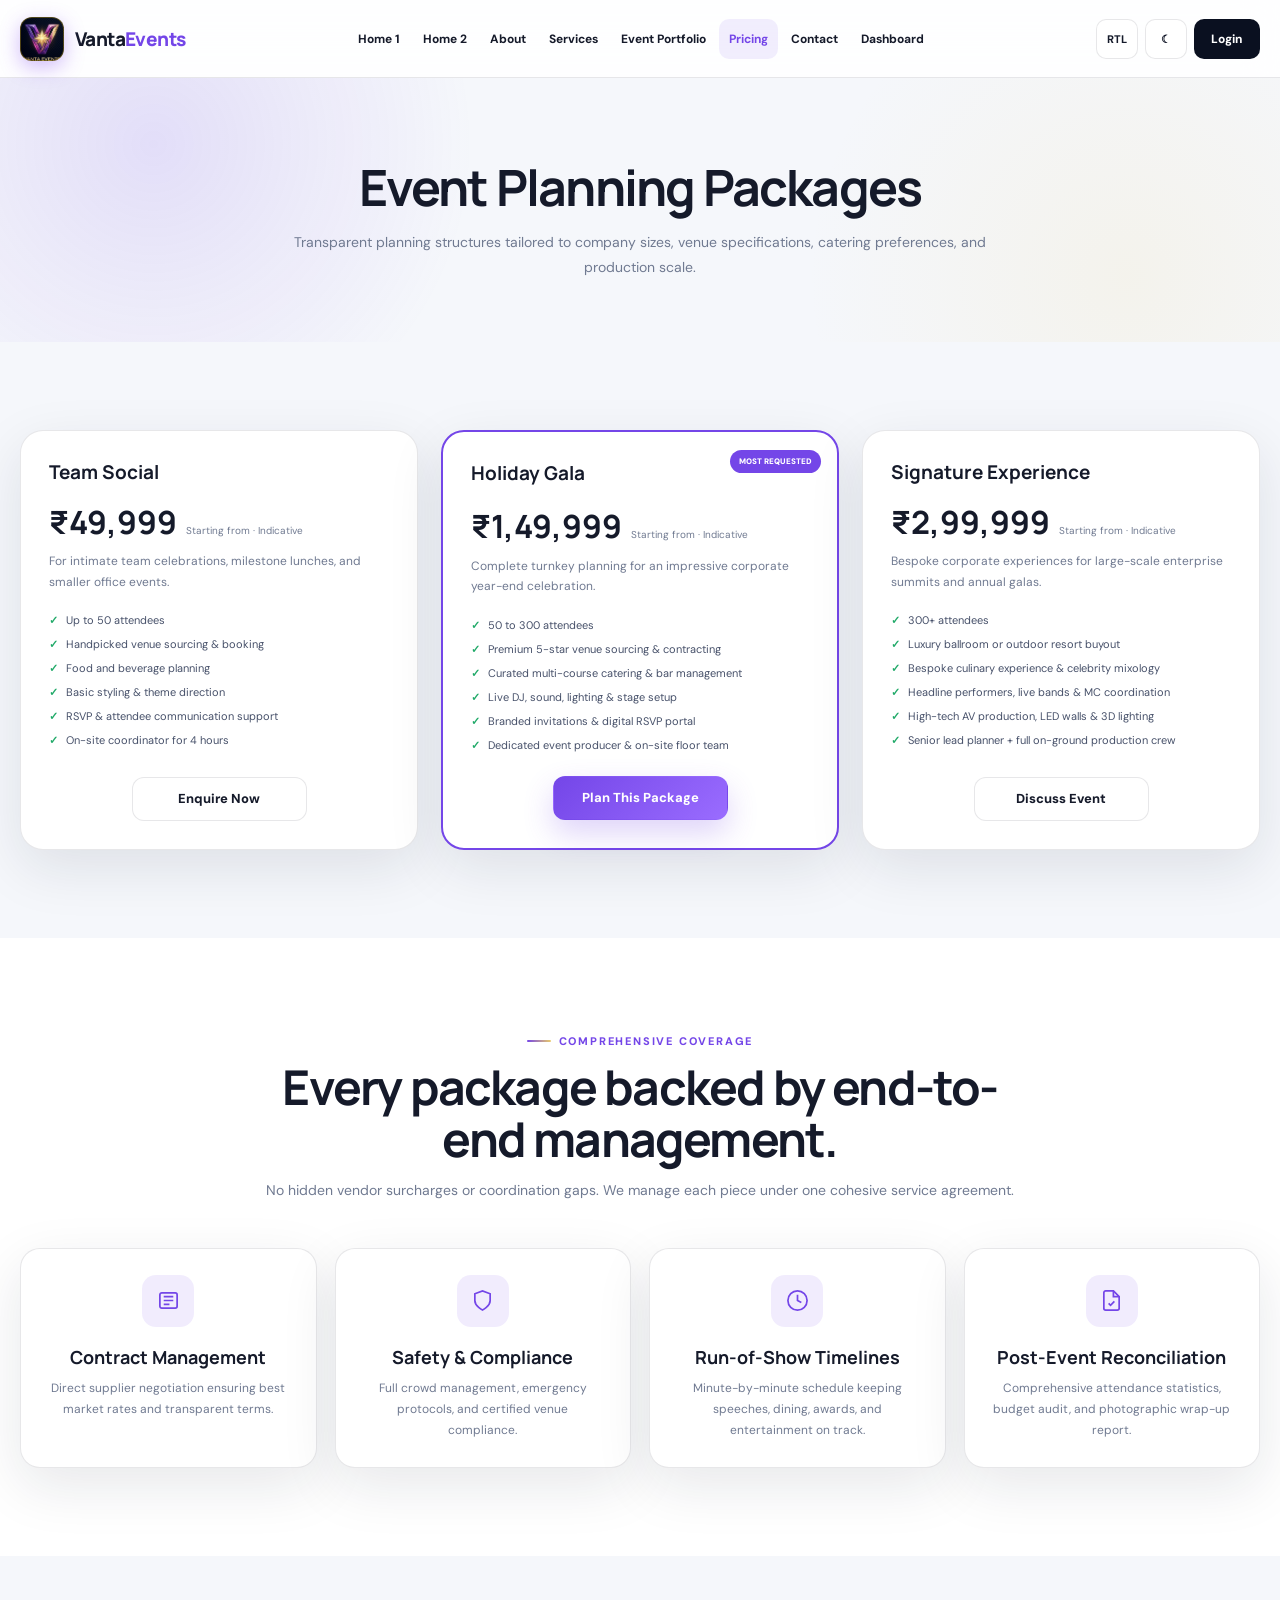
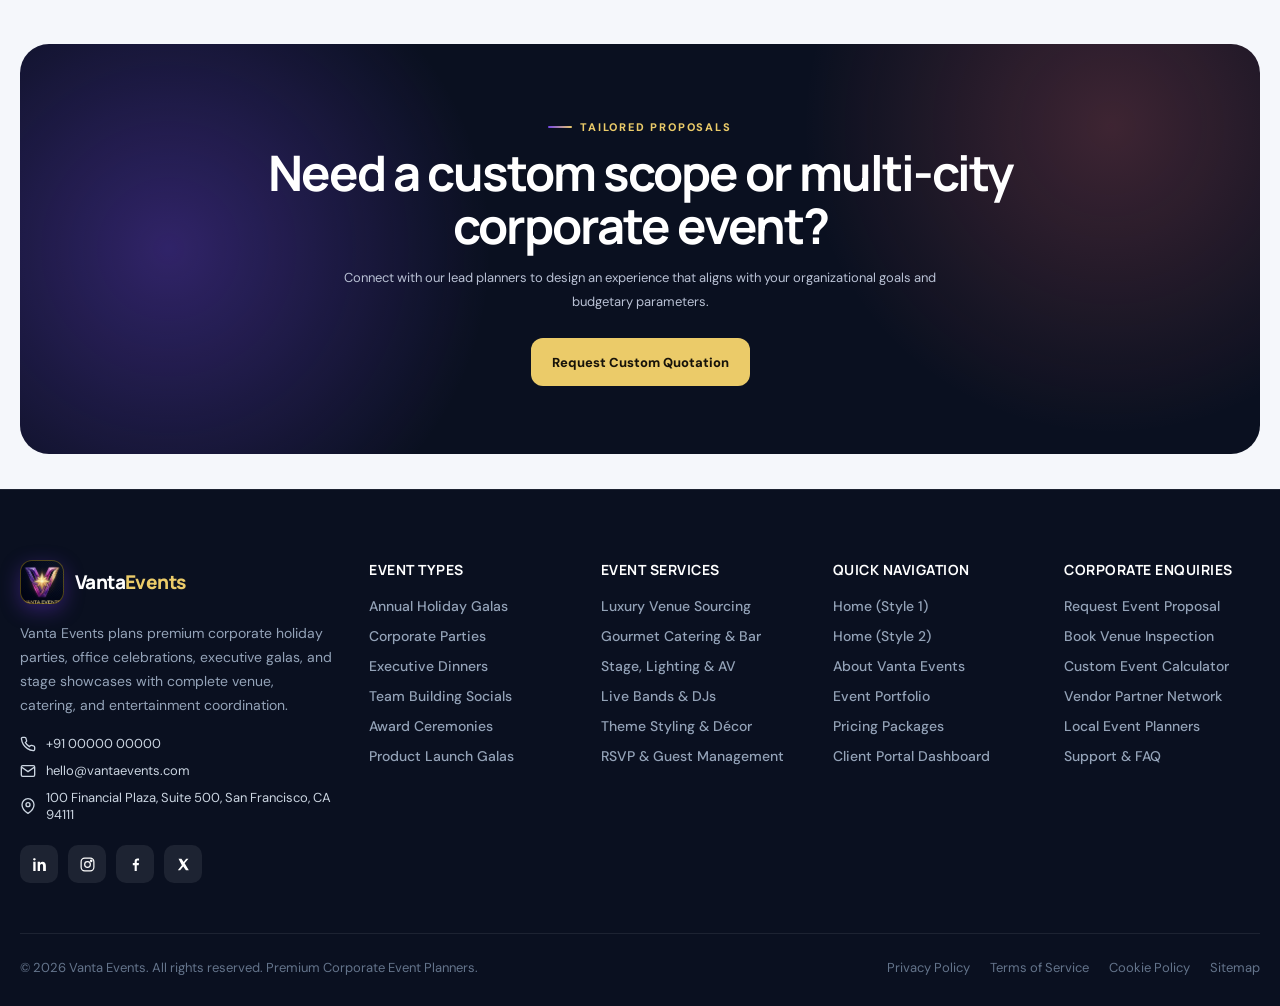
<file: pricing.html>
<!DOCTYPE html>
<html lang="en">
<head>
  <meta charset="UTF-8">
  <meta name="viewport" content="width=device-width, initial-scale=1.0">
  <title>Event Packages &amp; Pricing | Vanta Events</title>
  <meta name="description" content="Transparent corporate event planning packages: Team Social, Holiday Gala, and Signature Experience with custom venue sourcing, catering, and production.">
  <link rel="icon" href="assets/images/logo.jpg" type="image/jpeg">
  <link rel="preconnect" href="https://fonts.googleapis.com">
  <link rel="preconnect" href="https://fonts.gstatic.com" crossorigin>
  <link href="https://fonts.googleapis.com/css2?family=DM+Sans:wght@400;500;600;700&family=Manrope:wght@500;600;700;800&display=swap" rel="stylesheet">
  
  <link rel="stylesheet" href="assets/css/style.css">
  <link rel="stylesheet" href="assets/css/dark-mode.css">
  <link rel="stylesheet" href="assets/css/rtl.css">
</head>
<body>
  <!-- NAVBAR -->
  <nav class="navbar" id="navbar">
    <div class="container nav-inner">
      <a class="logo" href="index.html" aria-label="Vanta Events Home">
        <div class="logo-mark"></div>
        <div class="logo-name">
          Vanta<span>Events</span>
        </div>
      </a>
      <div class="mobile-menu-wrap">
        <div class="nav-links">
          <a class="nav-link" href="index.html">Home 1</a>
          <a class="nav-link" href="home2.html">Home 2</a>
          <a class="nav-link" href="about.html">About</a>
          <a class="nav-link" href="services.html">Services</a>
          <a class="nav-link" href="portfolio.html">Event Portfolio</a>
          <a class="nav-link active" href="pricing.html">Pricing</a>
          <a class="nav-link" href="contact.html">Contact</a>
          <a class="nav-link" href="dashboard.html">Dashboard</a>
        </div>
        <div class="nav-actions">
          <button class="control-btn" id="rtlBtn" aria-label="Toggle RTL mode">RTL</button>
          <button class="control-btn" id="themeBtn" aria-label="Toggle dark mode">☾</button>
          <a class="login-nav" href="login.html">Login</a>
        </div>
      </div>
      <button class="hamburger" id="hamburger" aria-label="Open navigation">
        <span></span>
        <span></span>
        <span></span>
      </button>
    </div>
  </nav>

  <!-- =========================================================
       PRICING MAIN CONTENT
       ========================================================= -->
  <main class="page active" id="pricing">
    <section class="page-title">
      <div class="container">
        <h1>Event Planning Packages</h1>
        <p>
          Transparent planning structures tailored to company sizes,
          venue specifications, catering preferences, and production scale.
        </p>
      </div>
    </section>

    <!-- 1 PACKAGES -->
    <section class="section">
      <div class="container">
        <div class="grid-3">
          <article class="pricing-card reveal">
            <h3>Team Social</h3>
            <div class="price"><strong>₹49,999</strong><span>Starting from · Indicative</span></div>
            <p>For intimate team celebrations, milestone lunches, and smaller office events.</p>
            <ul class="pricing-list">
              <li>Up to 50 attendees</li>
              <li>Handpicked venue sourcing &amp; booking</li>
              <li>Food and beverage planning</li>
              <li>Basic styling &amp; theme direction</li>
              <li>RSVP &amp; attendee communication support</li>
              <li>On-site coordinator for 4 hours</li>
            </ul>
            <a class="btn btn-outline" href="contact.html">
              Enquire Now
            </a>
          </article>
          <article class="pricing-card featured reveal">
            <span class="popular">MOST REQUESTED</span>
            <h3>Holiday Gala</h3>
            <div class="price"><strong>₹1,49,999</strong><span>Starting from · Indicative</span></div>
            <p>Complete turnkey planning for an impressive corporate year-end celebration.</p>
            <ul class="pricing-list">
              <li>50 to 300 attendees</li>
              <li>Premium 5-star venue sourcing &amp; contracting</li>
              <li>Curated multi-course catering &amp; bar management</li>
              <li>Live DJ, sound, lighting &amp; stage setup</li>
              <li>Branded invitations &amp; digital RSVP portal</li>
              <li>Dedicated event producer &amp; on-site floor team</li>
            </ul>
            <a class="btn btn-primary" href="contact.html">
              Plan This Package
            </a>
          </article>
          <article class="pricing-card reveal">
            <h3>Signature Experience</h3>
            <div class="price"><strong>₹2,99,999</strong><span>Starting from · Indicative</span></div>
            <p>Bespoke corporate experiences for large-scale enterprise summits and annual galas.</p>
            <ul class="pricing-list">
              <li>300+ attendees</li>
              <li>Luxury ballroom or outdoor resort buyout</li>
              <li>Bespoke culinary experience &amp; celebrity mixology</li>
              <li>Headline performers, live bands &amp; MC coordination</li>
              <li>High-tech AV production, LED walls &amp; 3D lighting</li>
              <li>Senior lead planner + full on-ground production crew</li>
            </ul>
            <a class="btn btn-outline" href="contact.html">
              Discuss Event
            </a>
          </article>
        </div>
      </div>
    </section>

    <!-- 2 WHAT IS INCLUDED -->
    <section class="section section-white">
      <div class="container">
        <div class="section-heading reveal">
          <div class="eyebrow">Comprehensive Coverage</div>
          <h2>Every package backed by end-to-end management.</h2>
          <p>
            No hidden vendor surcharges or coordination gaps. We manage each piece
            under one cohesive service agreement.
          </p>
        </div>
        <div class="grid-4">
          <article class="service-card reveal">
            <div class="service-icon">
              <svg viewBox="0 0 24 24" fill="none" stroke="currentColor" stroke-width="1.8">
                <rect x="3" y="4" width="18" height="16" rx="2"/>
                <path d="M7 8h10M7 12h10M7 16h6"/>
              </svg>
            </div>
            <h3>Contract Management</h3>
            <p>Direct supplier negotiation ensuring best market rates and transparent terms.</p>
          </article>
          <article class="service-card reveal">
            <div class="service-icon">
              <svg viewBox="0 0 24 24" fill="none" stroke="currentColor" stroke-width="1.8">
                <path d="M12 22s8-4 8-10V5l-8-3-8 3v7c0 6 8 10 8 10z"/>
              </svg>
            </div>
            <h3>Safety &amp; Compliance</h3>
            <p>Full crowd management, emergency protocols, and certified venue compliance.</p>
          </article>
          <article class="service-card reveal">
            <div class="service-icon">
              <svg viewBox="0 0 24 24" fill="none" stroke="currentColor" stroke-width="1.8">
                <circle cx="12" cy="12" r="10"/>
                <path d="M12 6v6l4 2"/>
              </svg>
            </div>
            <h3>Run-of-Show Timelines</h3>
            <p>Minute-by-minute schedule keeping speeches, dining, awards, and entertainment on track.</p>
          </article>
          <article class="service-card reveal">
            <div class="service-icon">
              <svg viewBox="0 0 24 24" fill="none" stroke="currentColor" stroke-width="1.8">
                <path d="M14 2H6a2 2 0 0 0-2 2v16a2 2 0 0 0 2 2h12a2 2 0 0 0 2-2V8z"/>
                <path d="M14 2v6h6"/>
                <path d="m9 15 2 2 4-4"/>
              </svg>
            </div>
            <h3>Post-Event Reconciliation</h3>
            <p>Comprehensive attendance statistics, budget audit, and photographic wrap-up report.</p>
          </article>
        </div>
      </div>
    </section>

    <!-- 3 CTA -->
    <section class="section">
      <div class="container">
        <div class="cta reveal">
          <div class="eyebrow" style="color:var(--gold)">Tailored Proposals</div>
          <h2>Need a custom scope or multi-city corporate event?</h2>
          <p>
            Connect with our lead planners to design an experience that aligns
            with your organizational goals and budgetary parameters.
          </p>
          <a class="btn btn-gold" href="contact.html">
            Request Custom Quotation
          </a>
        </div>
      </div>
    </section>
  </main>

  <!-- FOOTER -->
  <footer class="footer" id="publicFooter">
    <div class="container">
      <!-- MAIN FOOTER NAVIGATION GRID -->
      <div class="footer-grid">
        <!-- BRAND COLUMN -->
        <div class="footer-brand">
          <a class="logo" href="index.html">
            <div class="logo-mark"></div>
            <div class="logo-name" style="color:#fff">
              Vanta<span style="color:var(--gold)">Events</span>
            </div>
          </a>
          <p>
            Vanta Events plans premium corporate holiday parties, office celebrations, executive galas, and stage showcases with complete venue, catering, and entertainment coordination.
          </p>
          <div class="footer-contact-list">
            <a href="tel:+910000000000" class="footer-contact-item">
              <svg viewBox="0 0 24 24" fill="none" stroke="currentColor" stroke-width="2"><path d="M22 16.92v3a2 2 0 0 1-2.18 2 19.79 19.79 0 0 1-8.63-3.07 19.5 19.5 0 0 1-6-6 19.79 19.79 0 0 1-3.07-8.67A2 2 0 0 1 4.11 2h3a2 2 0 0 1 2 1.72 12.84 12.84 0 0 0 .7 2.81 2 2 0 0 1-.45 2.11L8.09 9.91a16 16 0 0 0 6 6l1.27-1.27a2 2 0 0 1 2.11-.45 12.84 12.84 0 0 0 2.81.7A2 2 0 0 1 22 16.92z"/></svg>
              +91 00000 00000
            </a>
            <a href="mailto:hello@vantaevents.com" class="footer-contact-item">
              <svg viewBox="0 0 24 24" fill="none" stroke="currentColor" stroke-width="2"><path d="M4 4h16c1.1 0 2 .9 2 2v12c0 1.1-.9 2-2 2H4c-1.1 0-2-.9-2-2V6c0-1.1.9-2 2-2z"/><polyline points="22,6 12,13 2,6"/></svg>
              hello@vantaevents.com
            </a>
            <div class="footer-contact-item">
              <svg viewBox="0 0 24 24" fill="none" stroke="currentColor" stroke-width="2"><path d="M21 10c0 7-9 13-9 13s-9-6-9-13a9 9 0 0 1 18 0z"/><circle cx="12" cy="10" r="3"/></svg>
              100 Financial Plaza, Suite 500, San Francisco, CA 94111
            </div>
          </div>
          <div class="socials">
            <a href="#" class="social" aria-label="LinkedIn">
              <svg viewBox="0 0 24 24" fill="currentColor"><path d="M6.5 8.2H3.2V21h3.3V8.2zM4.8 3C3.7 3 3 3.7 3 4.7s.7 1.7 1.8 1.7 1.8-.7 1.8-1.7S5.9 3 4.8 3zM21 13.7c0-3.8-2-5.6-4.7-5.6-2.2 0-3.1 1.2-3.6 2v-1.9H9.4V21h3.3v-6.3c0-1.7.3-3.3 2.4-3.3 2 0 2 1.9 2 3.4V21H21v-7.3z"/></svg>
            </a>
            <a href="#" class="social" aria-label="Instagram">
              <svg viewBox="0 0 24 24" fill="none" stroke="currentColor" stroke-width="1.7"><rect x="3" y="3" width="18" height="18" rx="5"/><circle cx="12" cy="12" r="4"/><circle cx="17.3" cy="6.8" r="1"/></svg>
            </a>
            <a href="#" class="social" aria-label="Facebook">
              <svg viewBox="0 0 24 24" fill="currentColor"><path d="M13.8 21v-8h2.7l.4-3.1h-3.1V8c0-.9.3-1.5 1.6-1.5H17V3.7c-.3 0-1.2-.1-2.3-.1-2.3 0-3.9 1.4-3.9 4v2.3H8.2V13h2.6v8h3z"/></svg>
            </a>
            <a href="#" class="social" aria-label="X">
              <svg viewBox="0 0 24 24" fill="currentColor"><path d="M5 4h4.1l3.1 4.4L15.8 4H19l-5.4 6.3L19.5 20h-4.1l-3.8-5.2L7.2 20H4l5.7-6.9z"/></svg>
            </a>
          </div>
        </div>

        <!-- COLUMN 2: EVENT TYPES -->
        <div>
          <h4>Event Types</h4>
          <div class="footer-links">
            <a href="portfolio.html">Annual Holiday Galas</a>
            <a href="portfolio.html">Corporate Parties</a>
            <a href="portfolio.html">Executive Dinners</a>
            <a href="portfolio.html">Team Building Socials</a>
            <a href="portfolio.html">Award Ceremonies</a>
            <a href="portfolio.html">Product Launch Galas</a>
          </div>
        </div>

        <!-- COLUMN 3: SERVICES -->
        <div>
          <h4>Event Services</h4>
          <div class="footer-links">
            <a href="services.html">Luxury Venue Sourcing</a>
            <a href="services.html">Gourmet Catering &amp; Bar</a>
            <a href="services.html">Stage, Lighting &amp; AV</a>
            <a href="services.html">Live Bands &amp; DJs</a>
            <a href="services.html">Theme Styling &amp; Décor</a>
            <a href="services.html">RSVP &amp; Guest Management</a>
          </div>
        </div>

        <!-- COLUMN 4: EXPLORE & PORTAL -->
        <div>
          <h4>Quick Navigation</h4>
          <div class="footer-links">
            <a href="index.html">Home (Style 1)</a>
            <a href="home2.html">Home (Style 2)</a>
            <a href="about.html">About Vanta Events</a>
            <a href="portfolio.html">Event Portfolio</a>
            <a href="pricing.html">Pricing Packages</a>
            <a href="dashboard.html">Client Portal Dashboard</a>
          </div>
        </div>

        <!-- COLUMN 5: GET IN TOUCH -->
        <div>
          <h4>Corporate Enquiries</h4>
          <div class="footer-links">
            <a href="contact.html">Request Event Proposal</a>
            <a href="contact.html">Book Venue Inspection</a>
            <a href="pricing.html">Custom Event Calculator</a>
            <a href="about.html">Vendor Partner Network</a>
            <a href="contact.html">Local Event Planners</a>
            <a href="contact.html">Support &amp; FAQ</a>
          </div>
        </div>
      </div>

      <!-- FOOTER BOTTOM -->
      <div class="footer-bottom">
        <span>&copy; 2026 Vanta Events. All rights reserved. Premium Corporate Event Planners.</span>
        <div class="footer-bottom-links">
          <a href="contact.html">Privacy Policy</a>
          <a href="contact.html">Terms of Service</a>
          <a href="contact.html">Cookie Policy</a>
          <a href="sitemap.xml">Sitemap</a>
        </div>
      </div>
    </div>
  </footer>

  <button class="back-top" id="backTop" aria-label="Back to top">↑</button>
  <div class="toast" id="toast"></div>
  <script src="assets/js/main.js"></script>
</body>
</html>
</file>
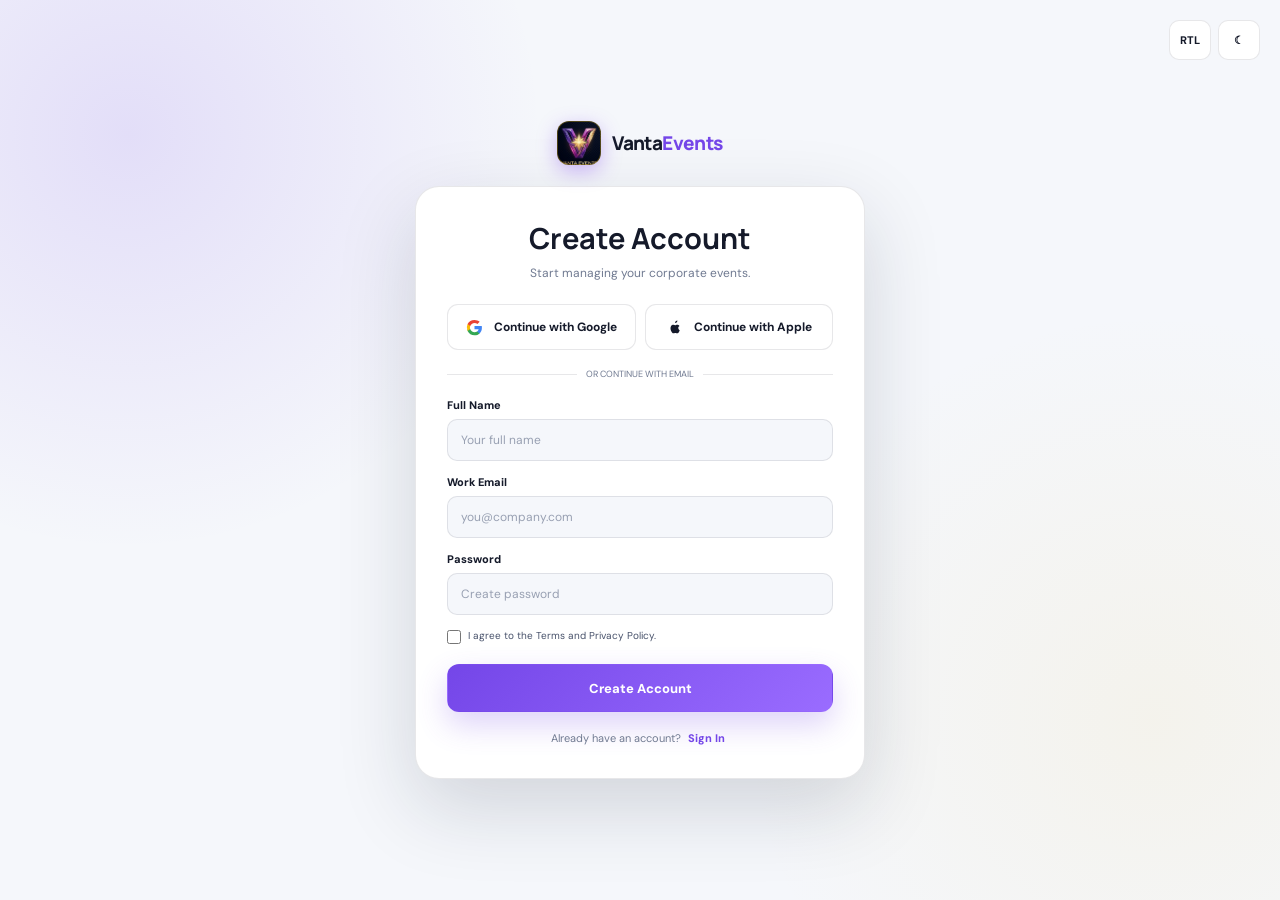
<file: register.html>
<!DOCTYPE html>
<html lang="en">
<head>
  <meta charset="UTF-8">
  <meta http-equiv="refresh" content="0; url=signup.html">
  <title>Redirecting to Register | Vanta Events</title>
  <link rel="canonical" href="signup.html">
  <script>window.location.href = "signup.html";</script>
</head>
<body>
  <p>Redirecting to <a href="signup.html">Create Account</a>...</p>
</body>
</html>
</file>
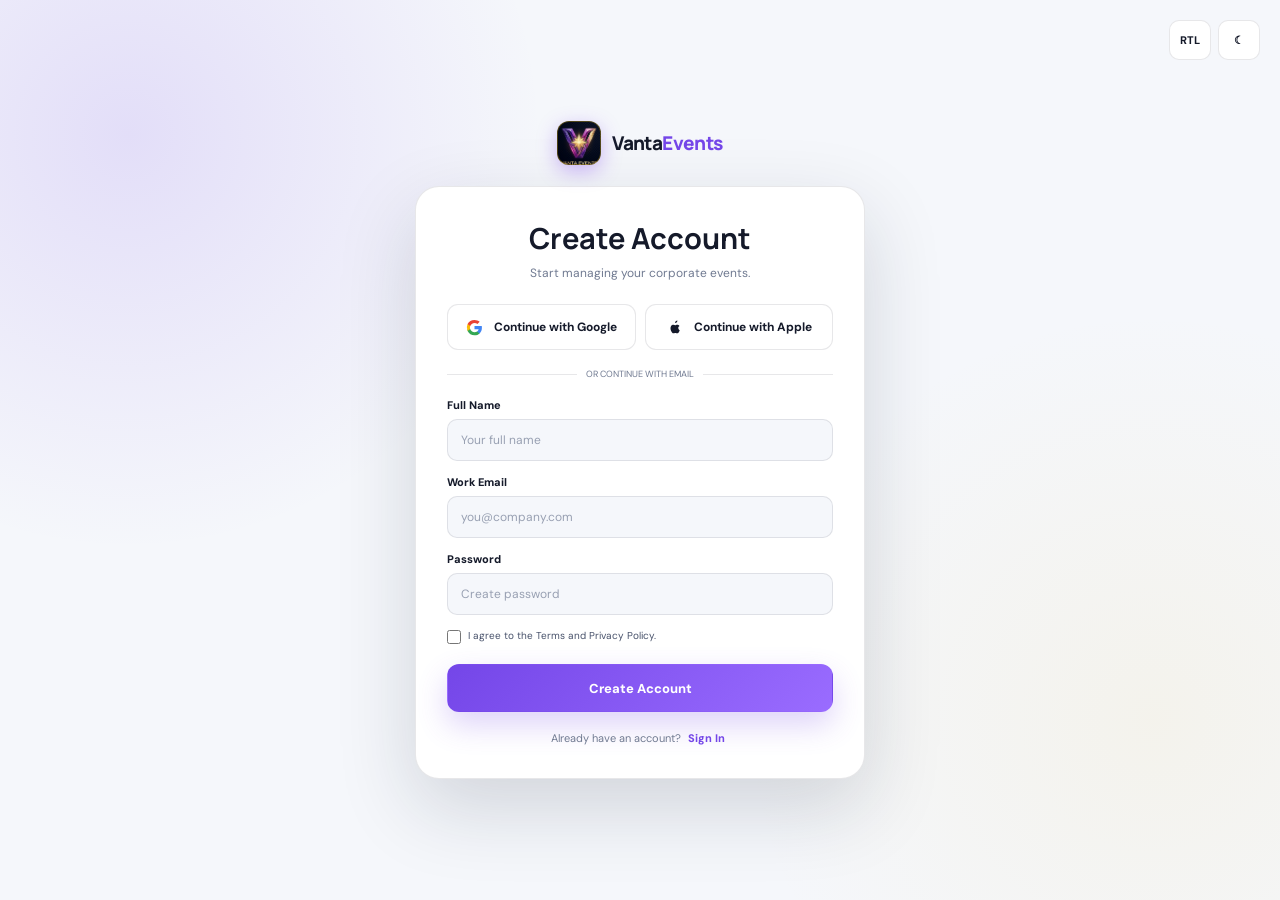
<file: signup.html>
<!DOCTYPE html>
<html lang="en">
<head>
  <meta charset="UTF-8">
  <meta name="viewport" content="width=device-width, initial-scale=1.0">
  <title>Create Corporate Account | Vanta Events</title>
  <meta name="description" content="Register your company account with Vanta Events to initiate bespoke corporate holiday party planning, vendor contracting, and event production.">
  <link rel="icon" href="assets/images/logo.jpg" type="image/jpeg">
  <link rel="preconnect" href="https://fonts.googleapis.com">
  <link rel="preconnect" href="https://fonts.gstatic.com" crossorigin>
  <link href="https://fonts.googleapis.com/css2?family=DM+Sans:wght@400;500;600;700&family=Manrope:wght@500;600;700;800&display=swap" rel="stylesheet">
  
  <link rel="stylesheet" href="assets/css/style.css">
  <link rel="stylesheet" href="assets/css/dark-mode.css">
  <link rel="stylesheet" href="assets/css/rtl.css">
</head>
<body>
  <!-- AUTH PAGE -->
  <section class="auth-page" id="signup">
    <div class="auth-controls">
      <button class="control-btn" id="signupRtl" aria-label="Toggle RTL layout">RTL</button>
      <button class="control-btn" id="signupTheme" aria-label="Toggle dark mode">☾</button>
    </div>

    <div class="auth-box">
      <a class="logo auth-logo" href="index.html" aria-label="Vanta Events Home">
        <div class="logo-mark"></div>
        <div class="logo-name">
          Vanta<span>Events</span>
        </div>
      </a>

      <div class="auth-card">
        <h1>Create Account</h1>
        <p>Start managing your corporate events.</p>

        <div class="social-row">
          <button class="social-btn" type="button" onclick="showToast('Google sign-up selected')">
            <svg viewBox="0 0 24 24">
              <path fill="#4285F4" d="M21.35 12.23c0-.72-.06-1.42-.18-2.09H12v3.95h5.23a4.47 4.47 0 0 1-1.94 2.94v2.45h3.14c1.84-1.7 2.92-4.2 2.92-7.25z"/>
              <path fill="#34A853" d="M12 21.87c2.63 0 4.84-.87 6.45-2.39l-3.14-2.45c-.87.58-1.98.93-3.31.93-2.54 0-4.7-1.72-5.47-4.03H3.28v2.53A9.74 9.74 0 0 0 12 21.87z"/>
              <path fill="#FBBC05" d="M6.53 13.93a5.86 5.86 0 0 1 0-3.73V7.67H3.28a9.75 9.75 0 0 0 0 8.79l3.25-2.53z"/>
              <path fill="#EA4335" d="M12 6.17c1.43 0 2.71.49 3.72 1.46l2.79-2.79C16.84 3.27 14.63 2.4 12 2.4a9.74 9.74 0 0 0-8.72 5.27l3.25 2.53C7.3 7.89 9.46 6.17 12 6.17z"/>
            </svg>
            Continue with Google
          </button>
          <button class="social-btn" type="button" onclick="showToast('Apple sign-up selected')">
            <svg viewBox="0 0 24 24">
              <path fill="currentColor" d="M16.77 12.72c.02 2.12 1.87 2.83 1.89 2.84-.02.05-.3 1.04-1 2.05-.6.87-1.23 1.74-2.21 1.76-.96.02-1.27-.56-2.38-.56-1.11 0-1.46.54-2.37.58-.95.04-1.67-.94-2.27-1.81-1.23-1.78-2.17-5.02-.91-7.2.63-1.09 1.75-1.78 2.96-1.8.93-.02 1.81.63 2.38.63.57 0 1.64-.78 2.76-.67.47.02 1.79.19 2.64 1.42-.07.04-1.58.92-1.57 2.76zM14.9 5.35c.5-.61.84-1.46.75-2.31-.73.03-1.61.49-2.13 1.1-.47.54-.87 1.41-.76 2.24.81.06 1.64-.41 2.14-1.03z"/>
            </svg>
            Continue with Apple
          </button>
        </div>

        <div class="divider">OR CONTINUE WITH EMAIL</div>

        <form id="signupForm">
          <div class="form-group">
            <label for="signupName">Full Name</label>
            <input
              id="signupName"
              type="text"
              required
              placeholder="Your full name">
          </div>
          <div class="form-group">
            <label for="signupEmail">Work Email</label>
            <input
              id="signupEmail"
              type="email"
              required
              placeholder="you@company.com">
          </div>
          <div class="form-group">
            <label for="signupPassword">Password</label>
            <input
              id="signupPassword"
              type="password"
              required
              placeholder="Create password">
          </div>

          <label class="remember" style="align-items:flex-start;margin:8px 0 20px">
            <input type="checkbox" required style="margin-top:1px">
            <span>I agree to the Terms and Privacy Policy.</span>
          </label>

          <button class="btn btn-primary auth-submit" type="submit">
            Create Account
          </button>
        </form>

        <div class="auth-switch">
          Already have an account?
          <a href="login.html">Sign In</a>
        </div>
      </div>
    </div>
  </section>

  <!-- TOAST -->
  <div class="toast" id="toast"></div>

  <!-- SCRIPT -->
  <script src="assets/js/main.js"></script>
</body>
</html>
</file>
<file: assets/css/style.css>
/* =========================================================
   VANTA EVENTS
   COMPLETE REFINED CORPORATE EVENT WEBSITE
   STYLE.CSS
   ========================================================= */

:root {
  --primary: #7446E8;
  --primary-2: #9A6CFF;
  --primary-dark: #5127B9;
  --gold: #EBCB69;
  --gold-dark: #B99431;
  --coral: #F56C74;
  --cyan: #35C7D9;
  --navy: #0A1020;
  --navy-2: #111A31;
  --navy-3: #18223D;
  --bg: #F5F7FB;
  --surface: #FFFFFF;
  --surface-2: #EEF1F7;
  --text: #151A2A;
  --text-soft: #47516A;
  --muted: #707A91;
  --border: rgba(20, 27, 46, .10);
  --success: #20A968;
  --warning: #D28A16;
  --shadow: 0 18px 55px rgba(20, 28, 52, .10);
  --shadow-lg: 0 28px 80px rgba(20, 28, 52, .16);
  --radius: 22px;
  --radius-sm: 14px;
  --container: 1240px;
  --nav-height: 78px;
  --transition: .35s cubic-bezier(.2, .8, .2, 1);
}

[data-theme="dark"] {
  --bg: #070B15;
  --surface: #101625;
  --surface-2: #151D30;
  --text: #F6F8FF;
  --text-soft: #C1C9DA;
  --muted: #9BA5BA;
  --border: rgba(255, 255, 255, .10);
  --shadow: 0 18px 55px rgba(0, 0, 0, .30);
  --shadow-lg: 0 28px 80px rgba(0, 0, 0, .42);
}

* {
  margin: 0;
  padding: 0;
  box-sizing: border-box;
}

html {
  scroll-behavior: smooth;
}

body {
  font-family: "DM Sans", sans-serif;
  background: var(--bg);
  color: var(--text);
  overflow-x: hidden;
  transition: background .3s, color .3s;
}

body.menu-open {
  overflow: hidden;
}

img {
  display: block;
  width: 100%;
  max-width: 100%;
  object-fit: cover;
}

button,
input,
textarea,
select {
  font: inherit;
}

button {
  cursor: pointer;
}

a {
  text-decoration: none;
  color: inherit;
}

ul {
  list-style: none;
}

svg {
  display: block;
}

.container {
  width: min(var(--container), calc(100% - 40px));
  margin: auto;
}

/* =========================================================
   GLOBAL & LAYOUT
   ========================================================= */
.page {
  display: block;
  min-height: 0;
  padding-top: var(--nav-height);
}

.section {
  padding: 88px 0;
}

.section-sm {
  padding: 62px 0;
}

.section-white {
  background: var(--surface);
}

.section-dark {
  background: var(--navy);
  color: #fff;
}

.section-heading {
  max-width: 760px;
  margin: 0 auto 44px;
  text-align: center;
}

.eyebrow {
  display: inline-flex;
  align-items: center;
  gap: 8px;
  color: var(--primary);
  font-size: 11px;
  font-weight: 800;
  text-transform: uppercase;
  letter-spacing: 1.8px;
  margin-bottom: 13px;
}

.eyebrow::before {
  content: "";
  width: 24px;
  height: 2px;
  border-radius: 10px;
  background: linear-gradient(90deg, var(--primary), var(--gold));
}

.section-heading h2 {
  font-family: "Manrope", sans-serif;
  font-size: clamp(30px, 4vw, 48px);
  line-height: 1.08;
  letter-spacing: -1.8px;
  margin-bottom: 14px;
  width: 100%;
  max-width: 100%;
}

.section-heading p {
  color: var(--muted);
  font-size: 14px;
  line-height: 1.8;
}

.page-title {
  padding: 82px 0 62px;
  text-align: center;
  background:
    radial-gradient(circle at 12% 25%, rgba(116, 70, 232, .14), transparent 28%),
    radial-gradient(circle at 88% 75%, rgba(235, 203, 105, .10), transparent 28%);
}

.page-title h1 {
  font-family: "Manrope", sans-serif;
  font-size: clamp(29px, 4vw, 50px);
  line-height: 1.1;
  letter-spacing: -1.8px;
  width: 100%;
  max-width: 100%;
}

.page-title p {
  max-width: 700px;
  margin: 15px auto 0;
  color: var(--muted);
  font-size: 14px;
  line-height: 1.8;
}

/* Page footer spacing refinement */
.page > .section:last-child {
  padding-bottom: 35px !important;
}

.page > section:last-child:not(.section) {
  margin-bottom: 35px;
}

.page > .section:last-child > .container > :last-child {
  margin-bottom: 0;
}

/* =========================================================
   BUTTONS
   ========================================================= */
.btn {
  min-height: 48px;
  min-width: 150px;
  display: inline-flex;
  align-items: center;
  justify-content: center;
  gap: 9px;
  padding: 0 20px;
  border-radius: 12px;
  border: 1px solid transparent;
  font-size: 13px;
  font-weight: 800;
  transition: var(--transition);
  white-space: nowrap;
}

.btn-primary {
  color: #fff;
  background: linear-gradient(135deg, var(--primary), var(--primary-2));
  box-shadow: 0 13px 30px rgba(116, 70, 232, .24);
}

.btn-primary:hover {
  transform: translateY(-3px);
  box-shadow: 0 18px 40px rgba(116, 70, 232, .32);
}

.btn-dark {
  color: #fff;
  background: var(--navy);
}

.btn-dark:hover {
  background: var(--primary);
  transform: translateY(-3px);
}

.btn-outline {
  background: var(--surface);
  border-color: var(--border);
  color: var(--text);
}

.btn-outline:hover {
  border-color: var(--primary);
  color: var(--primary);
  transform: translateY(-3px);
}

.btn-gold {
  color: #17130A;
  background: var(--gold);
}

.btn-gold:hover {
  transform: translateY(-3px);
  box-shadow: 0 15px 35px rgba(235, 203, 105, .25);
}

.hero-buttons .btn {
  min-width: 160px;
}

/* =========================================================
   LOGO
   ========================================================= */
.logo {
  border: 0;
  background: transparent;
  display: flex;
  align-items: center;
  gap: 11px;
  color: var(--text);
  padding: 0;
}

.logo-mark {
  width: 44px;
  height: 44px;
  border-radius: 12px;
  background: #0a0817 url('../images/logo.jpg') center 28% / 145% no-repeat;
  display: block;
  position: relative;
  overflow: hidden;
  box-shadow: 0 6px 20px rgba(124, 58, 237, 0.35);
  border: 1px solid rgba(250, 204, 21, 0.3);
  transition: var(--transition);
}

.logo-mark::before,
.logo-mark::after {
  content: none !important;
  display: none !important;
}

.logo-name {
  font-family: "Manrope", sans-serif;
  font-size: 19px;
  font-weight: 800;
  letter-spacing: -.6px;
}

.logo-name span {
  color: var(--primary);
}

.logo:hover .logo-mark {
  transform: rotate(-4deg);
}

/* =========================================================
   NAVBAR
   ========================================================= */
.navbar {
  position: fixed;
  left: 0;
  top: 0;
  width: 100%;
  height: var(--nav-height);
  z-index: 9000;
  background: rgba(255, 255, 255, .88);
  backdrop-filter: blur(18px);
  border-bottom: 1px solid var(--border);
}

[data-theme="dark"] .navbar {
  background: rgba(7, 11, 21, .88);
}

.nav-inner {
  height: 100%;
  display: flex;
  align-items: center;
  gap: 24px;
}

.mobile-menu-wrap {
  display: contents;
}

.nav-links {
  flex: 1;
  display: flex;
  justify-content: center;
  align-items: center;
  gap: 3px;
}

.nav-link {
  height: 40px;
  padding: 0 10px;
  border: 0;
  border-radius: 10px;
  background: transparent;
  color: var(--text);
  font-size: 12px;
  font-weight: 700;
  white-space: nowrap;
  display: inline-flex;
  align-items: center;
  transition: var(--transition);
}

.nav-link:hover,
.nav-link.active {
  color: var(--primary);
  background: rgba(116, 70, 232, .09);
}

.nav-actions {
  display: flex;
  align-items: center;
  gap: 7px;
}

.control-btn {
  width: 42px;
  height: 40px;
  border: 1px solid var(--border);
  border-radius: 10px;
  background: var(--surface);
  color: var(--text);
  display: grid;
  place-items: center;
  font-size: 11px;
  font-weight: 800;
  transition: var(--transition);
}

.control-btn:hover {
  color: #fff;
  border-color: var(--primary);
  background: var(--primary);
  transform: translateY(-2px);
}

.login-nav {
  height: 40px;
  padding: 0 17px;
  border: 0;
  border-radius: 10px;
  background: var(--navy);
  color: #fff;
  font-size: 12px;
  font-weight: 800;
  display: inline-flex;
  align-items: center;
  justify-content: center;
  transition: var(--transition);
}

.login-nav:hover {
  background: var(--primary);
  transform: translateY(-2px);
}

.hamburger {
  display: none;
  width: 42px;
  height: 42px;
  border: 1px solid var(--border);
  background: var(--surface);
  border-radius: 11px;
  align-items: center;
  justify-content: center;
  flex-direction: column;
  gap: 5px;
}

.hamburger span {
  width: 19px;
  height: 2px;
  border-radius: 10px;
  background: var(--text);
}

/* =========================================================
   HERO HOME 1
   ========================================================= */
.hero {
  min-height: calc(100vh - var(--nav-height));
  display: flex;
  align-items: center;
  position: relative;
  overflow: hidden;
  background:
    radial-gradient(circle at 78% 22%, rgba(116, 70, 232, .15), transparent 30%),
    radial-gradient(circle at 20% 80%, rgba(235, 203, 105, .08), transparent 28%);
}

.hero-grid {
  display: grid;
  grid-template-columns: 1fr 1fr;
  gap: 60px;
  align-items: center;
}

.hero-copy {
  position: relative;
  z-index: 2;
}

.hero-badge {
  display: inline-flex;
  align-items: center;
  gap: 8px;
  padding: 8px 12px;
  border-radius: 100px;
  color: var(--primary);
  background: rgba(116, 70, 232, .08);
  border: 1px solid rgba(116, 70, 232, .13);
  font-size: 11px;
  font-weight: 800;
  margin-bottom: 21px;
}

.badge-dot {
  width: 7px;
  height: 7px;
  background: var(--success);
  border-radius: 50%;
  box-shadow: 0 0 0 5px rgba(32, 169, 104, .10);
}

.hero h1 {
  font-family: "Manrope", sans-serif;
  font-size: clamp(42px, 5.3vw, 73px);
  line-height: 1.02;
  letter-spacing: -4px;
  margin-bottom: 23px;
}

.hero h1 span {
  display: block;
}

.gradient-text {
  background: linear-gradient(100deg, var(--primary), #A768FF, var(--coral));
  color: transparent;
  background-clip: text;
  -webkit-background-clip: text;
}

.hero-copy > p {
  max-width: 620px;
  color: var(--text-soft);
  font-size: 16px;
  line-height: 1.8;
  margin-bottom: 27px;
}

.hero-buttons {
  display: flex;
  gap: 11px;
  flex-wrap: wrap;
}

.hero-stats {
  display: flex;
  gap: 32px;
  margin-top: 40px;
}

.hero-stat strong {
  display: block;
  font-family: "Manrope", sans-serif;
  font-size: 25px;
}

.hero-stat span {
  color: var(--muted);
  display: block;
  font-size: 10px;
  margin-top: 4px;
}

.hero-visual {
  min-height: 560px;
  position: relative;
}

.hero-image-main {
  position: absolute;
  top: 15px;
  right: 0;
  width: 87%;
  height: 525px;
  border-radius: 31px;
  overflow: hidden;
  transform: rotate(1deg);
  box-shadow: var(--shadow-lg);
}

.hero-image-main img {
  height: 100%;
  transition: .8s;
}

.hero-image-main:hover img {
  transform: scale(1.06);
}

.hero-image-main::after {
  content: "";
  position: absolute;
  inset: 0;
  background: linear-gradient(180deg, rgba(0, 0, 0, 0) 45%, rgba(0, 0, 0, .55));
}

.image-caption {
  position: absolute;
  left: 22px;
  right: 22px;
  bottom: 20px;
  color: #fff;
  z-index: 2;
}

.image-caption small {
  display: block;
  color: rgba(255, 255, 255, .72);
  font-size: 10px;
  margin-bottom: 4px;
}

.image-caption strong {
  font-family: "Manrope", sans-serif;
  font-size: 17px;
}

.float-panel {
  position: absolute;
  background: rgba(255, 255, 255, .94);
  color: #151A2A;
  border: 1px solid rgba(255, 255, 255, .75);
  backdrop-filter: blur(16px);
  box-shadow: 0 25px 60px rgba(10, 16, 32, .18);
  border-radius: 17px;
  z-index: 5;
}

[data-theme="dark"] .float-panel {
  background: rgba(16, 22, 38, .95);
  color: #fff;
  border-color: rgba(255, 255, 255, .10);
}

.event-status {
  left: -10px;
  bottom: 45px;
  width: 220px;
  padding: 17px;
  animation: float 5s ease-in-out infinite;
}

.event-status small {
  color: var(--muted);
  font-size: 9px;
}

.event-status strong {
  display: block;
  margin: 5px 0 12px;
  font-size: 13px;
}

.progress {
  height: 5px;
  border-radius: 20px;
  background: #E7EAF0;
  overflow: hidden;
}

.progress span {
  display: block;
  width: 82%;
  height: 100%;
  background: linear-gradient(90deg, var(--primary), var(--coral));
}

.venue-status {
  top: 54px;
  right: -12px;
  width: 180px;
  padding: 15px;
  animation: float 6s ease-in-out infinite reverse;
}

.venue-icon {
  width: 37px;
  height: 37px;
  border-radius: 11px;
  background: rgba(116, 70, 232, .10);
  color: var(--primary);
  display: grid;
  place-items: center;
  margin-bottom: 8px;
}

.venue-status strong {
  display: block;
  font-size: 12px;
}

.venue-status small {
  color: var(--muted);
  font-size: 9px;
}

@keyframes float {
  50% {
    transform: translateY(-10px);
  }
}

/* =========================================================
   IMAGE CARDS
   ========================================================= */
.image-card {
  position: relative;
  overflow: hidden;
  border-radius: 21px;
  min-height: 315px;
  box-shadow: var(--shadow);
  border: 1px solid rgba(255, 255, 255, 0.08);
  transition: transform 0.45s cubic-bezier(0.165, 0.84, 0.44, 1), box-shadow 0.45s ease, border-color 0.45s ease;
}

.image-card:hover {
  transform: translateY(-8px) scale(1.01);
  box-shadow: 0 22px 45px rgba(0, 0, 0, 0.35), 0 0 25px rgba(230, 185, 128, 0.22);
  border-color: rgba(230, 185, 128, 0.5);
}

.image-card img {
  position: absolute;
  inset: 0;
  height: 100%;
  width: 100%;
  object-fit: cover;
  transition: transform 0.75s cubic-bezier(0.2, 0.8, 0.2, 1);
}

.image-card:hover img {
  transform: scale(1.08);
}

.image-card::after {
  content: "";
  position: absolute;
  inset: 0;
  background: linear-gradient(180deg, transparent 35%, rgba(0, 0, 0, .78));
  transition: opacity 0.4s ease;
}

.image-card-content {
  position: absolute;
  z-index: 2;
  left: 22px;
  right: 22px;
  bottom: 20px;
  color: #fff;
}

.image-card-content span {
  display: inline-block;
  font-size: 9px;
  padding: 6px 8px;
  border-radius: 6px;
  background: rgba(255, 255, 255, .14);
  backdrop-filter: blur(10px);
  margin-bottom: 8px;
}

.image-card-content h3 {
  font-family: "Manrope", sans-serif;
  font-size: 20px;
  margin-bottom: 5px;
}

.image-card-content p {
  color: rgba(255, 255, 255, .75);
  font-size: 11px;
  line-height: 1.6;
}

/* =========================================================
   GENERIC GRIDS
   ========================================================= */
.grid-2 {
  display: grid;
  grid-template-columns: repeat(2, 1fr);
  gap: 25px;
}

.grid-3 {
  display: grid;
  grid-template-columns: repeat(3, 1fr);
  gap: 23px;
}

.grid-4 {
  display: grid;
  grid-template-columns: repeat(4, 1fr);
  gap: 18px;
}

/* =========================================================
   SERVICE CARDS
   ========================================================= */
.service-card {
  background: var(--surface);
  border: 1px solid var(--border);
  border-radius: 20px;
  box-shadow: var(--shadow);
  position: relative;
  overflow: hidden;
  transition: transform 0.45s cubic-bezier(0.165, 0.84, 0.44, 1), box-shadow 0.45s ease, border-color 0.45s ease;
  padding: 26px;
}

.service-card:hover {
  transform: translateY(-8px);
  box-shadow: 0 22px 45px rgba(10, 8, 23, 0.16), 0 0 25px rgba(116, 70, 232, 0.2);
  border-color: rgba(230, 185, 128, 0.45);
}

.service-card.has-image {
  padding: 0;
}

.service-card .service-image {
  width: 100%;
  height: 190px;
  overflow: hidden;
  position: relative;
  background: var(--surface-2);
}

.service-card .service-image img {
  width: 100%;
  height: 100%;
  object-fit: cover;
  transition: transform .7s cubic-bezier(.2, .8, .2, 1);
}

.service-card .service-image::after {
  content: "";
  position: absolute;
  inset: 0;
  background: linear-gradient(180deg, rgba(10, 16, 32, 0) 42%, rgba(10, 16, 32, .28));
  pointer-events: none;
}

.service-card:hover .service-image img {
  transform: scale(1.09);
}

.service-card .service-body {
  padding: 24px 26px 27px;
}

.service-icon {
  width: 52px;
  height: 52px;
  border-radius: 14px;
  background: rgba(116, 70, 232, .10);
  color: var(--primary);
  display: grid;
  place-items: center;
  margin-bottom: 18px;
  font-family: "Manrope", sans-serif;
  font-weight: 800;
  font-size: 16px;
  transition: transform 0.4s cubic-bezier(0.175, 0.885, 0.32, 1.275), background 0.3s ease, color 0.3s ease, box-shadow 0.3s ease;
}

.service-card:hover .service-icon {
  background: var(--primary);
  color: #fff;
  transform: scale(1.12) rotate(4deg);
  box-shadow: 0 10px 22px rgba(116, 70, 232, 0.35);
}

.service-icon svg {
  width: 23px;
  height: 23px;
}

.service-card h3 {
  font-family: "Manrope", sans-serif;
  font-size: 18px;
  margin-bottom: 9px;
}

.service-card p {
  color: var(--muted);
  font-size: 12px;
  line-height: 1.75;
}

#about .service-card,
#portfolio .service-card,
#pricing .service-card,
#contact .service-card {
  text-align: center;
  display: flex;
  flex-direction: column;
  align-items: center;
}

#about .service-card .service-icon,
#portfolio .service-card .service-icon,
#pricing .service-card .service-icon,
#contact .service-card .service-icon {
  margin-left: auto;
  margin-right: auto;
}

/* =========================================================
   MAP & LOCATION STYLES
   ========================================================= */
.map-box {
  width: 100%;
  height: 260px;
  border-radius: 20px;
  overflow: hidden;
  position: relative;
  border: 1px solid var(--border);
  box-shadow: var(--shadow);
  margin-top: 12px;
  background: var(--surface-2);
}

.map-box iframe {
  width: 100%;
  height: 100%;
  border: 0;
  display: block;
}

.map-container-large {
  position: relative;
  width: 100%;
  border-radius: 24px;
  overflow: hidden;
  box-shadow: var(--shadow-lg);
  border: 1px solid var(--border);
  background: var(--surface-2);
}

.map-container-large iframe {
  width: 100%;
  height: 420px;
  border: 0;
  display: block;
}


/* =========================================================
   SPLIT
   ========================================================= */
.split {
  display: grid;
  grid-template-columns: 1fr 1fr;
  gap: 62px;
  align-items: center;
}

.split-image {
  position: relative;
  overflow: hidden;
  border-radius: 27px;
  box-shadow: var(--shadow);
  border: 1px solid rgba(255, 255, 255, 0.08);
  transition: transform 0.5s cubic-bezier(0.165, 0.84, 0.44, 1), box-shadow 0.5s ease, border-color 0.5s ease;
}

.split-image:hover {
  transform: translateY(-8px);
  box-shadow: 0 24px 48px rgba(0, 0, 0, 0.32), 0 0 30px rgba(230, 185, 128, 0.25);
  border-color: rgba(230, 185, 128, 0.45);
}

.split-image img {
  height: 490px;
  width: 100%;
  object-fit: cover;
  transition: transform .7s cubic-bezier(.2, .8, .2, 1);
}

.split-image:hover img {
  transform: scale(1.06);
}

.split-content h2 {
  font-family: "Manrope", sans-serif;
  font-size: clamp(30px, 4vw, 49px);
  line-height: 1.08;
  letter-spacing: -2px;
  margin-bottom: 16px;
}

.split-content > p {
  color: var(--muted);
  font-size: 14px;
  line-height: 1.85;
  margin-bottom: 23px;
}

.check-list {
  display: grid;
  gap: 11px;
  margin-bottom: 25px;
}

.check-list li {
  display: flex;
  align-items: flex-start;
  gap: 10px;
  font-size: 12px;
}

.check {
  width: 21px;
  height: 21px;
  flex-shrink: 0;
  border-radius: 50%;
  background: rgba(32, 169, 104, .10);
  color: var(--success);
  display: grid;
  place-items: center;
  font-size: 11px;
  font-weight: 900;
}

/* =========================================================
   TIMELINE
   ========================================================= */
.timeline {
  max-width: 850px;
  margin: auto;
  position: relative;
}

.timeline::before {
  content: "";
  position: absolute;
  top: 0;
  bottom: 0;
  left: 19px;
  width: 2px;
  background: linear-gradient(var(--primary), var(--gold));
}

.timeline-item {
  position: relative;
  padding: 0 0 35px 62px;
}

.timeline-item:last-child {
  padding-bottom: 0;
}

.timeline-dot {
  position: absolute;
  top: 2px;
  left: 8px;
  width: 23px;
  height: 23px;
  border-radius: 50%;
  background: var(--primary);
  border: 5px solid var(--bg);
  box-shadow: 0 0 0 2px var(--primary);
}

.timeline-item h3 {
  font-family: "Manrope", sans-serif;
  font-size: 17px;
  margin-bottom: 6px;
}

.timeline-item p {
  color: var(--muted);
  font-size: 12px;
  line-height: 1.75;
}

/* =========================================================
   HOME 1 — STUNNING ANIMATED FEATURE
   ========================================================= */
.stunning-event {
  position: relative;
  overflow: hidden;
  min-height: 470px;
  border-radius: 30px;
  background: var(--navy);
  box-shadow: var(--shadow-lg);
  isolation: isolate;
}

.stunning-event::before,
.stunning-event::after {
  content: "";
  position: absolute;
  border-radius: 50%;
  pointer-events: none;
  z-index: -1;
}

.stunning-event::before {
  width: 360px;
  height: 360px;
  right: -100px;
  top: -150px;
  background: radial-gradient(circle, rgba(116, 70, 232, .50), transparent 68%);
  animation: orbitalGlow 7s ease-in-out infinite;
}

.stunning-event::after {
  width: 300px;
  height: 300px;
  left: -120px;
  bottom: -150px;
  background: radial-gradient(circle, rgba(235, 203, 105, .22), transparent 68%);
  animation: orbitalGlow 9s ease-in-out infinite reverse;
}

.stunning-event-grid {
  min-height: 470px;
  display: grid;
  grid-template-columns: .9fr 1.1fr;
  align-items: center;
  gap: 45px;
  padding: 52px;
}

.stunning-copy {
  position: relative;
  z-index: 4;
}

.stunning-copy .eyebrow {
  color: var(--gold);
}

.stunning-copy h2 {
  color: #fff;
  font-family: "Manrope", sans-serif;
  font-size: clamp(31px, 4vw, 52px);
  line-height: 1.06;
  letter-spacing: -2px;
  margin-bottom: 15px;
}

.stunning-copy p {
  color: #B8C1D5;
  font-size: 13px;
  line-height: 1.85;
  max-width: 510px;
  margin-bottom: 23px;
}

.stunning-stage {
  min-height: 365px;
  position: relative;
  display: grid;
  place-items: center;
}

.stunning-image-wrap {
  width: min(100%, 430px);
  height: 315px;
  border-radius: 28px;
  overflow: hidden;
  position: relative;
  transform: rotate(2deg);
  box-shadow: 0 28px 80px rgba(0, 0, 0, .42);
  animation: stunningFloat 5s ease-in-out infinite;
}

.stunning-image-wrap img {
  width: 100%;
  height: 100%;
  object-fit: cover;
  transition: transform .9s cubic-bezier(.2, .8, .2, 1);
}

.stunning-image-wrap:hover img {
  transform: scale(1.10);
}

.stunning-image-wrap::after {
  content: "";
  position: absolute;
  inset: 0;
  background: linear-gradient(135deg, rgba(116, 70, 232, .12), transparent 45%, rgba(0, 0, 0, .34));
  pointer-events: none;
}

.stunning-orbit {
  position: absolute;
  width: 410px;
  height: 410px;
  border: 1px solid rgba(255, 255, 255, .13);
  border-radius: 50%;
  animation: orbitSpin 14s linear infinite;
}

.stunning-orbit::before,
.stunning-orbit::after {
  content: "";
  position: absolute;
  width: 12px;
  height: 12px;
  border-radius: 50%;
  background: var(--gold);
  box-shadow: 0 0 25px rgba(235, 203, 105, .65);
}

.stunning-orbit::before {
  top: 28px;
  left: 50%;
}

.stunning-orbit::after {
  right: 42px;
  bottom: 68px;
  width: 8px;
  height: 8px;
  background: var(--primary-2);
  box-shadow: 0 0 22px rgba(154, 108, 255, .8);
}

.stunning-badge {
  position: absolute;
  z-index: 5;
  right: 5%;
  top: 8%;
  padding: 12px 15px;
  border-radius: 14px;
  background: rgba(255, 255, 255, .10);
  border: 1px solid rgba(255, 255, 255, .16);
  backdrop-filter: blur(16px);
  color: #fff;
  font-size: 10px;
  font-weight: 800;
  animation: badgeFloat 4s ease-in-out infinite;
}

.stunning-badge span {
  display: block;
  color: #B9C2D6;
  font-size: 8px;
  font-weight: 600;
  margin-top: 3px;
}

@keyframes stunningFloat {
  0%, 100% { transform: rotate(2deg) translateY(0); }
  50% { transform: rotate(-1deg) translateY(-10px); }
}

@keyframes orbitSpin {
  from { transform: rotate(0deg); }
  to { transform: rotate(360deg); }
}

@keyframes badgeFloat {
  0%, 100% { transform: translateY(0); }
  50% { transform: translateY(-8px); }
}

@keyframes orbitalGlow {
  0%, 100% { transform: scale(1) translate(0, 0); }
  50% { transform: scale(1.12) translate(12px, -8px); }
}

/* =========================================================
   HOME 2
   ========================================================= */
.home2-hero {
  background:
    radial-gradient(circle at 80% 15%, rgba(116, 70, 232, .30), transparent 28%),
    radial-gradient(circle at 10% 90%, rgba(235, 203, 105, .10), transparent 25%),
    var(--navy);
  color: #fff;
  padding: 96px 0 80px;
  overflow: hidden;
}

.home2-grid {
  display: grid;
  grid-template-columns: .92fr 1.08fr;
  gap: 60px;
  align-items: center;
}

.home2-copy h1 {
  font-family: "Manrope", sans-serif;
  font-size: clamp(42px, 5.4vw, 72px);
  line-height: 1.02;
  letter-spacing: -4px;
  margin-bottom: 21px;
}

.home2-copy h1 span {
  display: block;
}

.home2-copy p {
  max-width: 600px;
  color: #BAC2D4;
  line-height: 1.8;
  font-size: 15px;
  margin-bottom: 26px;
}

.home2-gallery {
  display: grid;
  grid-template-columns: 1.05fr .95fr;
  gap: 14px;
}

.home2-gallery-item {
  position: relative;
  overflow: hidden;
  border-radius: 20px;
  min-height: 215px;
}

.home2-gallery-item.tall {
  grid-row: span 2;
  min-height: 450px;
}

.home2-gallery-item img {
  height: 100%;
  transition: .7s;
}

.home2-gallery-item:hover img {
  transform: scale(1.06);
}

.home2-gallery-item::after {
  content: "";
  position: absolute;
  inset: 0;
  background: linear-gradient(transparent 45%, rgba(0, 0, 0, .58));
}

.home2-gallery-label {
  position: absolute;
  z-index: 2;
  left: 16px;
  bottom: 14px;
  color: #fff;
}

.home2-gallery-label small {
  display: block;
  color: rgba(255, 255, 255, .72);
  font-size: 9px;
  margin-bottom: 3px;
}

.home2-gallery-label strong {
  font-family: "Manrope", sans-serif;
  font-size: 13px;
}

/* =========================================================
   FEATURED IMAGE ROW
   ========================================================= */
.feature-row {
  display: grid;
  grid-template-columns: repeat(3, 1fr);
  gap: 17px;
}

.feature-image {
  border-radius: 20px;
  overflow: hidden;
  position: relative;
  height: 245px;
  border: 1px solid rgba(255, 255, 255, 0.08);
  transition: transform 0.45s cubic-bezier(0.165, 0.84, 0.44, 1), box-shadow 0.45s ease, border-color 0.45s ease;
}

.feature-image:hover {
  transform: translateY(-8px);
  box-shadow: 0 20px 40px rgba(0, 0, 0, 0.35), 0 0 22px rgba(230, 185, 128, 0.25);
  border-color: rgba(230, 185, 128, 0.45);
}

.feature-image img {
  height: 100%;
  width: 100%;
  object-fit: cover;
  transition: transform .7s cubic-bezier(.2, .8, .2, 1);
}

.feature-image:hover img {
  transform: scale(1.08);
}

.feature-image-caption {
  position: absolute;
  left: 15px;
  right: 15px;
  bottom: 14px;
  color: #fff;
  z-index: 2;
  transition: transform 0.35s ease;
}

.feature-image:hover .feature-image-caption {
  transform: translateY(-3px);
}

.feature-image-caption strong {
  display: block;
  font-family: "Manrope", sans-serif;
  font-size: 14px;
}

.feature-image-caption span {
  display: block;
  color: rgba(255, 255, 255, .75);
  font-size: 9px;
  margin-top: 3px;
}

.feature-image::after {
  content: "";
  position: absolute;
  inset: 0;
  background: linear-gradient(transparent 45%, rgba(0, 0, 0, .65));
}

/* =========================================================
   PRICING
   ========================================================= */
.grid-3:has(.pricing-card) {
  align-items: stretch;
}

.pricing-card {
  background: var(--surface);
  border: 1px solid var(--border);
  border-radius: 23px;
  padding: 28px;
  box-shadow: var(--shadow);
  position: relative;
  display: flex;
  flex-direction: column;
  min-width: 0;
  transition: transform 0.45s cubic-bezier(0.165, 0.84, 0.44, 1), box-shadow 0.45s ease, border-color 0.45s ease;
}

.pricing-card:hover {
  transform: translateY(-9px) scale(1.015);
  box-shadow: 0 24px 48px rgba(10, 8, 23, 0.18), 0 0 28px rgba(230, 185, 128, 0.25);
  border-color: var(--gold);
}

.pricing-card.featured {
  border: 2px solid var(--primary);
}

.pricing-card.featured:hover {
  box-shadow: 0 26px 52px rgba(116, 70, 232, 0.28), 0 0 32px rgba(230, 185, 128, 0.3);
}

.pricing-card h3 {
  font-family: "Manrope", sans-serif;
  font-size: 19px;
  overflow-wrap: anywhere;
  line-height: 1.4;
}

.pricing-card.featured h3 {
  padding-right: 115px;
  min-height: 30px;
}

.popular {
  position: absolute;
  top: 18px;
  right: 16px;
  padding: 6px 9px;
  border-radius: 100px;
  background: var(--primary);
  color: #fff;
  font-size: 8px;
  font-weight: 900;
  max-width: 106px;
  text-align: center;
  white-space: normal;
  line-height: 1.3;
}

.price {
  display: flex;
  align-items: baseline;
  flex-wrap: wrap;
  gap: 5px 9px;
  margin: 17px 0 10px;
  min-width: 0;
}

.price strong {
  font-family: "Manrope", sans-serif;
  font-size: clamp(24px, 2.5vw, 36px);
  line-height: 1.2;
  overflow-wrap: anywhere;
}

.price span {
  color: var(--muted);
  font-size: 10px;
  line-height: 1.4;
}

.pricing-card > p {
  color: var(--muted);
  font-size: 12px;
  line-height: 1.7;
  min-height: 42px;
}

.pricing-list {
  display: grid;
  gap: 10px;
  margin: 20px 0 24px;
}

.pricing-list li {
  color: var(--text-soft);
  font-size: 11px;
}

.pricing-list li::before {
  content: "✓";
  color: var(--success);
  font-weight: 900;
  margin-right: 8px;
}

.pricing-card > .btn,
.service-card > .btn,
.card > .btn,
.feature-card > .btn {
  margin-top: auto;
  align-self: center;
  margin-left: auto;
  margin-right: auto;
  min-width: 175px;
  min-height: 44px;
  display: inline-flex;
  align-items: center;
  justify-content: center;
  text-align: center;
}

/* =========================================================
   GALLERY
   ========================================================= */
.gallery {
  display: grid;
  grid-template-columns: 1.2fr .8fr .8fr;
  grid-auto-rows: 215px;
  gap: 14px;
}

.gallery-item {
  overflow: hidden;
  border-radius: 19px;
  position: relative;
  border: 1px solid rgba(255, 255, 255, 0.08);
  transition: transform 0.45s cubic-bezier(0.165, 0.84, 0.44, 1), box-shadow 0.45s ease, border-color 0.45s ease;
}

.gallery-item:hover {
  transform: translateY(-6px);
  box-shadow: 0 20px 40px rgba(0, 0, 0, 0.32), 0 0 22px rgba(230, 185, 128, 0.25);
  border-color: rgba(230, 185, 128, 0.45);
}

.gallery-item.large {
  grid-row: span 2;
}

.gallery-item img {
  height: 100%;
  width: 100%;
  object-fit: cover;
  transition: transform .7s cubic-bezier(.2, .8, .2, 1);
}

.gallery-item:hover img {
  transform: scale(1.08);
}

.gallery-item::after {
  content: "";
  position: absolute;
  inset: 0;
  background: linear-gradient(transparent 45%, rgba(0, 0, 0, .25));
}

/* =========================================================
   TESTIMONIAL
   ========================================================= */
.testimonial {
  background: var(--surface);
  border: 1px solid var(--border);
  border-radius: 20px;
  padding: 26px;
  box-shadow: var(--shadow);
  transition: transform 0.45s cubic-bezier(0.165, 0.84, 0.44, 1), box-shadow 0.45s ease, border-color 0.45s ease;
  display: flex;
  flex-direction: column;
  height: 100%;
}

.testimonial:hover {
  transform: translateY(-7px);
  box-shadow: 0 20px 40px rgba(10, 8, 23, 0.12), 0 0 22px rgba(230, 185, 128, 0.2);
  border-color: rgba(230, 185, 128, 0.4);
}

.rating {
  display: flex;
  gap: 3px;
  color: var(--gold);
  margin-bottom: 15px;
}

.testimonial p {
  color: var(--muted);
  font-size: 12px;
  line-height: 1.8;
  margin-bottom: 19px;
  flex-grow: 1;
}

.client {
  display: flex;
  align-items: center;
  gap: 10px;
  margin-top: auto;
  min-width: 0;
}

.client > div {
  min-width: 0;
}

.avatar {
  width: 39px;
  height: 39px;
  border-radius: 12px;
  overflow: hidden;
  background: linear-gradient(135deg, var(--primary), var(--coral));
  display: block;
  flex-shrink: 0;
  border: 1px solid var(--border);
}

.avatar img {
  width: 100%;
  height: 100%;
  object-fit: cover;
}

.client strong {
  display: block;
  font-size: 11px;
  white-space: nowrap;
  overflow: hidden;
  text-overflow: ellipsis;
}

.client span {
  display: block;
  color: var(--muted);
  font-size: 9px;
  margin-top: 2px;
  white-space: nowrap;
  overflow: hidden;
  text-overflow: ellipsis;
}

/* =========================================================
   CTA
   ========================================================= */
.cta {
  position: relative;
  overflow: hidden;
  background:
    radial-gradient(circle at 12% 50%, rgba(116, 70, 232, .36), transparent 29%),
    radial-gradient(circle at 88% 20%, rgba(245, 108, 116, .22), transparent 27%),
    var(--navy);
  color: #fff;
  border-radius: 29px;
  padding: 68px 40px;
  text-align: center;
}

.cta h2 {
  max-width: 780px;
  margin: 0 auto 14px;
  font-family: "Manrope", sans-serif;
  font-size: clamp(30px, 4vw, 49px);
  line-height: 1.08;
  letter-spacing: -2px;
}

.cta p {
  max-width: 630px;
  margin: 0 auto 25px;
  color: #B9C1D4;
  line-height: 1.8;
  font-size: 13px;
}

/* =========================================================
   EVENT DETAILS
   ========================================================= */
.detail-box {
  background: var(--surface);
  border: 1px solid var(--border);
  border-radius: 21px;
  padding: 27px;
  box-shadow: var(--shadow);
}

.detail-row {
  display: flex;
  justify-content: space-between;
  align-items: center;
  gap: 15px;
  padding: 13px 0;
  border-bottom: 1px solid var(--border);
}

.detail-row:last-child {
  border-bottom: 0;
}

.detail-row span {
  color: var(--muted);
  font-size: 11px;
}

.detail-row strong {
  font-size: 12px;
}

/* =========================================================
   CONTACT
   ========================================================= */
.contact-grid {
  display: grid;
  grid-template-columns: .72fr 1.28fr;
  gap: 27px;
}

.contact-info {
  display: grid;
  gap: 13px;
}

.contact-card {
  background: var(--surface);
  border: 1px solid var(--border);
  border-radius: 17px;
  padding: 20px;
  display: flex;
  gap: 13px;
  box-shadow: var(--shadow);
  transition: transform 0.4s cubic-bezier(0.165, 0.84, 0.44, 1), box-shadow 0.4s ease, border-color 0.4s ease;
}

.contact-card:hover {
  transform: translateY(-5px);
  box-shadow: 0 16px 32px rgba(10, 8, 23, 0.12), 0 0 20px rgba(116, 70, 232, 0.18);
  border-color: rgba(116, 70, 232, 0.38);
}

.contact-icon {
  width: 43px;
  height: 43px;
  border-radius: 11px;
  background: rgba(116, 70, 232, .10);
  color: var(--primary);
  display: grid;
  place-items: center;
  flex-shrink: 0;
  transition: transform 0.4s cubic-bezier(0.175, 0.885, 0.32, 1.275), background 0.3s ease, color 0.3s ease;
}

.contact-card:hover .contact-icon {
  background: var(--primary);
  color: #fff;
  transform: scale(1.1) rotate(4deg);
}

.contact-icon svg {
  width: 20px;
  height: 20px;
}

.contact-card h3 {
  font-size: 13px;
  margin-bottom: 4px;
}

.contact-card p {
  color: var(--muted);
  font-size: 11px;
  line-height: 1.6;
}

.contact-card a:hover {
  color: var(--primary);
  text-decoration: underline;
}

.contact-social-card {
  flex-direction: column;
  align-items: center;
  justify-content: center;
  text-align: center;
  padding: 24px 20px;
  background: var(--surface);
  border: 1px solid var(--border);
  border-radius: 17px;
  box-shadow: var(--shadow);
}

.contact-social-content {
  width: 100%;
  display: flex;
  flex-direction: column;
  align-items: center;
  justify-content: center;
}

.contact-social-content h3 {
  font-size: 15px;
  font-weight: 700;
  color: var(--foreground);
  margin-bottom: 6px;
  text-align: center;
}

.contact-social-content p {
  color: var(--muted);
  font-size: 12px;
  margin-bottom: 18px;
  text-align: center;
}

.contact-social-icons {
  display: flex;
  align-items: center;
  justify-content: center;
  gap: 12px;
  flex-wrap: wrap;
  width: 100%;
}

.contact-social-icons .social-btn {
  width: 44px;
  height: 44px;
  border-radius: 12px;
  background: rgba(116, 70, 232, 0.08);
  border: 1px solid rgba(116, 70, 232, 0.15);
  color: var(--primary);
  display: grid;
  place-items: center;
  transition: all 0.3s cubic-bezier(0.175, 0.885, 0.32, 1.275);
  text-decoration: none;
}

.contact-social-icons .social-btn svg {
  width: 20px;
  height: 20px;
}

.contact-social-icons .social-btn:hover {
  background: var(--primary);
  color: #ffffff;
  transform: translateY(-4px) scale(1.08);
  box-shadow: 0 8px 20px rgba(116, 70, 232, 0.35);
  border-color: var(--primary);
}

.map-box {
  height: 260px;
  border-radius: 20px;
  overflow: hidden;
  position: relative;
  background:
    linear-gradient(32deg, transparent 48%, rgba(116, 70, 232, .11) 49%, transparent 51%),
    linear-gradient(-30deg, transparent 48%, rgba(116, 70, 232, .09) 49%, transparent 51%),
    var(--surface-2);
}

.map-road {
  position: absolute;
  width: 125%;
  height: 12px;
  background: rgba(255, 255, 255, .65);
  top: 45%;
  left: -10%;
  transform: rotate(-17deg);
}

.map-road.two {
  top: 68%;
  transform: rotate(22deg);
}

.map-pin {
  position: absolute;
  left: 50%;
  top: 50%;
  width: 49px;
  height: 49px;
  border-radius: 50% 50% 50% 0;
  background: var(--primary);
  transform: translate(-50%, -50%) rotate(-45deg);
  box-shadow: 0 13px 30px rgba(116, 70, 232, .3);
}

.map-pin::after {
  content: "";
  position: absolute;
  width: 13px;
  height: 13px;
  border-radius: 50%;
  background: #fff;
  left: 18px;
  top: 18px;
}

.form-card {
  background: var(--surface);
  border: 1px solid var(--border);
  border-radius: 23px;
  padding: 29px;
  box-shadow: var(--shadow);
}

.form-grid {
  display: grid;
  grid-template-columns: 1fr 1fr;
  gap: 14px;
}

.form-group {
  margin-bottom: 14px;
}

.form-group.full {
  grid-column: 1 / -1;
}

.form-group label {
  display: block;
  font-size: 11px;
  font-weight: 800;
  margin-bottom: 7px;
}

.form-group input,
.form-group textarea,
.form-group select {
  width: 100%;
  border: 1px solid var(--border);
  background: var(--bg);
  color: var(--text);
  border-radius: 10px;
  padding: 12px 13px;
  outline: none;
  font-size: 12px;
  transition: .3s;
}

.form-group input::placeholder,
.form-group textarea::placeholder {
  color: #98A0B2;
}

.form-group input:hover,
.form-group textarea:hover,
.form-group select:hover {
  border-color: var(--primary-2);
  background: var(--surface);
}

.form-group input:focus,
.form-group textarea:focus,
.form-group select:focus {
  border-color: var(--primary);
  box-shadow: 0 0 0 3px rgba(116, 70, 232, .09);
}

.form-group textarea {
  min-height: 125px;
  resize: vertical;
}

/* =========================================================
   AUTH
   ========================================================= */
.auth-page {
  min-height: 100vh;
  display: flex;
  align-items: center;
  justify-content: center;
  padding: 40px 20px;
  background:
    radial-gradient(circle at 10% 15%, rgba(116, 70, 232, .14), transparent 30%),
    radial-gradient(circle at 90% 80%, rgba(235, 203, 105, .10), transparent 30%),
    var(--bg);
  position: relative;
}

.auth-controls {
  position: absolute;
  top: 20px;
  right: 20px;
  display: flex;
  gap: 7px;
}

.auth-box {
  width: min(450px, 100%);
}

.auth-box .auth-logo {
  display: flex;
  width: max-content;
  max-width: 100%;
  margin: 0 auto 21px;
  align-items: center;
  justify-content: center;
}

.auth-card {
  background: var(--surface);
  border: 1px solid var(--border);
  border-radius: 24px;
  padding: 31px;
  box-shadow: var(--shadow-lg);
  transition: transform 0.4s cubic-bezier(0.165, 0.84, 0.44, 1), box-shadow 0.4s ease, border-color 0.4s ease;
}

.auth-card:hover {
  border-color: rgba(116, 70, 232, 0.3);
  box-shadow: 0 32px 85px rgba(20, 28, 52, 0.2), 0 0 28px rgba(116, 70, 232, 0.15);
}

.auth-card h1 {
  font-family: "Manrope", sans-serif;
  font-size: 29px;
  text-align: center;
  margin-bottom: 7px;
}

.auth-card > p {
  text-align: center;
  color: var(--muted);
  font-size: 12px;
  margin-bottom: 23px;
}

.social-row {
  display: grid;
  grid-template-columns: 1fr 1fr;
  gap: 9px;
}

.social-row .social-btn {
  width: 100%;
  height: 46px;
  padding: 0 14px;
  border: 1px solid var(--border);
  background: var(--surface);
  color: var(--text);
  border-radius: 11px;
  display: inline-flex;
  align-items: center;
  justify-content: center;
  gap: 10px;
  font-size: 12px;
  font-weight: 700;
  white-space: nowrap;
  cursor: pointer;
  transition: all 0.3s ease;
}

.social-row .social-btn:hover {
  transform: translateY(-3px);
  border-color: var(--primary);
  color: var(--primary);
  background: rgba(116, 70, 232, 0.05);
  box-shadow: 0 10px 22px rgba(116, 70, 232, 0.18);
}

.social-row .social-btn svg {
  width: 19px;
  height: 19px;
  flex-shrink: 0;
}

.divider {
  display: flex;
  align-items: center;
  gap: 9px;
  color: var(--muted);
  font-size: 9px;
  margin: 18px 0;
}

.divider::before,
.divider::after {
  content: "";
  height: 1px;
  flex: 1;
  background: var(--border);
}

.auth-options {
  display: flex;
  justify-content: space-between;
  align-items: center;
  gap: 15px;
  margin: 4px 0 20px;
}

.remember {
  display: flex;
  align-items: center;
  gap: 7px;
  color: var(--text-soft);
  font-size: 10px;
  cursor: pointer;
  transition: color 0.25s ease;
}

.remember:hover {
  color: var(--text);
}

.remember input {
  width: 14px;
  height: 14px;
  cursor: pointer;
  accent-color: var(--primary);
  transition: transform 0.2s ease, border-color 0.2s ease;
}

.remember input:hover {
  transform: scale(1.15);
}

.forgot {
  border: 0;
  background: transparent;
  color: var(--primary);
  font-size: 10px;
  font-weight: 800;
  cursor: pointer;
  transition: color 0.25s ease, transform 0.25s ease, text-shadow 0.25s ease;
  padding: 2px 4px;
  border-radius: 4px;
}

.forgot:hover {
  color: var(--primary-dark);
  text-decoration: underline;
  text-underline-offset: 3px;
  transform: translateY(-1px);
  text-shadow: 0 0 12px rgba(116, 70, 232, 0.25);
}

.auth-submit {
  width: 100%;
  transition: transform 0.3s cubic-bezier(0.165, 0.84, 0.44, 1), box-shadow 0.3s ease, background 0.3s ease;
}

.auth-submit:hover {
  transform: translateY(-3px) scale(1.01);
  box-shadow: 0 16px 36px rgba(116, 70, 232, 0.38);
}

.auth-switch {
  text-align: center;
  color: var(--muted);
  font-size: 11px;
  margin-top: 17px;
}

.auth-switch a,
.auth-switch button {
  border: 0;
  background: transparent;
  color: var(--primary);
  font-weight: 800;
  cursor: pointer;
  transition: color 0.25s ease, transform 0.25s ease, text-shadow 0.25s ease;
  display: inline-block;
  padding: 2px 4px;
}

.auth-switch a:hover,
.auth-switch button:hover {
  color: var(--primary-dark);
  text-decoration: underline;
  text-underline-offset: 3px;
  transform: translateY(-1px);
  text-shadow: 0 0 12px rgba(116, 70, 232, 0.25);
}

/* =========================================================
   DASHBOARD
   ========================================================= */
.dashboard-page {
  min-height: 100vh;
  display: block;
  background: var(--bg);
}

.dashboard-layout {
  min-height: 100vh;
  display: grid;
  grid-template-columns: 250px 1fr;
}

.dashboard-sidebar {
  position: fixed;
  left: 0;
  top: 0;
  bottom: 0;
  width: 250px;
  padding: 22px 14px;
  background: var(--navy);
  color: #fff;
  z-index: 8500;
}

.dashboard-brand {
  padding: 5px 10px 28px;
}

.dashboard-brand .logo-name {
  color: #fff;
}

.dashboard-brand .logo-name span {
  color: var(--gold);
}

.dashboard-nav {
  display: grid;
  gap: 5px;
}

.dashboard-link {
  width: 100%;
  min-height: 44px;
  padding: 0 12px;
  border: 0;
  border-radius: 10px;
  background: transparent;
  color: #AAB4C9;
  display: flex;
  align-items: center;
  justify-content: center;
  gap: 10px;
  text-align: center;
  font-size: 11px;
  font-weight: 800;
  transition: .3s;
}

.dashboard-link:hover,
.dashboard-link.active {
  background: rgba(116, 70, 232, .32);
  color: #fff;
}

.dashboard-separator {
  height: 1px;
  background: rgba(255, 255, 255, .08);
  margin: 14px 7px;
}

.dashboard-theme-btn,
#dashboardTheme {
  background: rgba(244, 208, 111, 0.12) !important;
  border: 1px solid rgba(244, 208, 111, 0.28) !important;
  color: #F4D06F !important;
  font-weight: 700;
  margin-top: 6px;
  justify-content: center;
}

.dashboard-theme-btn:hover,
#dashboardTheme:hover {
  background: rgba(244, 208, 111, 0.25) !important;
  color: #ffffff !important;
  border-color: #F4D06F !important;
  box-shadow: 0 4px 14px rgba(244, 208, 111, 0.25);
  transform: translateY(-2px);
}

.dashboard-rtl-btn,
#dashboardRtl {
  background: rgba(116, 70, 232, 0.14) !important;
  border: 1px solid rgba(116, 70, 232, 0.3) !important;
  color: #A78BFA !important;
  font-weight: 700;
  margin-top: 6px;
  justify-content: center;
}

.dashboard-rtl-btn:hover,
#dashboardRtl:hover {
  background: rgba(116, 70, 232, 0.3) !important;
  color: #ffffff !important;
  border-color: #A78BFA !important;
  box-shadow: 0 4px 14px rgba(116, 70, 232, 0.35);
  transform: translateY(-2px);
}

.dashboard-logout-btn {
  background: rgba(239, 68, 68, 0.12) !important;
  border: 1px solid rgba(239, 68, 68, 0.28) !important;
  color: #F87171 !important;
  font-weight: 700;
  margin-top: 6px;
  justify-content: center;
}

.dashboard-logout-btn:hover {
  background: rgba(239, 68, 68, 0.25) !important;
  color: #ffffff !important;
  border-color: #F87171 !important;
  box-shadow: 0 4px 14px rgba(239, 68, 68, 0.3);
  transform: translateY(-2px);
}

.dashboard-main {
  grid-column: 2;
  min-width: 0;
}

.dashboard-top {
  height: 73px;
  position: sticky;
  top: 0;
  z-index: 500;
  background: var(--surface);
  border-bottom: 1px solid var(--border);
  padding: 0 28px;
  display: flex;
  align-items: center;
  justify-content: space-between;
}

.dashboard-top h2 {
  font-family: "Manrope", sans-serif;
  font-size: 19px;
}

.dashboard-user {
  display: flex;
  align-items: center;
  gap: 9px;
}

.dashboard-user-info strong {
  display: block;
  font-size: 10px;
}

.dashboard-user-info span {
  display: block;
  color: var(--muted);
  font-size: 8px;
  margin-top: 2px;
}

.dashboard-avatar {
  width: 38px;
  height: 38px;
  border-radius: 11px;
  overflow: hidden;
  background: linear-gradient(135deg, var(--primary), var(--coral));
  display: block;
  flex-shrink: 0;
  border: 1px solid var(--border);
}

.dashboard-avatar img {
  width: 100%;
  height: 100%;
  object-fit: cover;
}

.dashboard-menu {
  display: none;
  width: 40px;
  height: 40px;
  border: 1px solid var(--border);
  background: var(--surface);
  color: var(--text);
  border-radius: 10px;
  place-items: center;
  align-content: center;
  gap: 4px;
  padding: 0;
}

.dashboard-menu span {
  display: block;
  width: 18px;
  height: 2px;
  border-radius: 20px;
  background: currentColor;
}

.dashboard-menu:hover {
  color: var(--primary);
  border-color: var(--primary);
}

.dashboard-content {
  padding: 28px;
}

.dashboard-welcome {
  background:
    radial-gradient(circle at 85% 15%, rgba(116, 70, 232, .32), transparent 27%),
    var(--navy);
  color: #fff;
  border-radius: 22px;
  padding: 28px;
  margin-bottom: 20px;
}

.dashboard-welcome h1 {
  font-family: "Manrope", sans-serif;
  font-size: 28px;
  margin-bottom: 7px;
}

.dashboard-welcome p {
  color: #B8C1D5;
  font-size: 11px;
}

.dashboard-stats {
  display: grid;
  grid-template-columns: repeat(4, 1fr);
  gap: 14px;
  margin-bottom: 20px;
}

.dashboard-stat {
  background: var(--surface);
  border: 1px solid var(--border);
  border-radius: 16px;
  padding: 18px;
  transition: transform 0.4s cubic-bezier(0.165, 0.84, 0.44, 1), box-shadow 0.4s ease, border-color 0.4s ease;
}

.dashboard-stat:hover {
  transform: translateY(-5px);
  box-shadow: 0 16px 32px rgba(10, 8, 23, 0.12), 0 0 18px rgba(116, 70, 232, 0.15);
  border-color: rgba(116, 70, 232, 0.35);
}

.dashboard-stat small {
  color: var(--muted);
  font-size: 9px;
}

.dashboard-stat strong {
  display: block;
  font-family: "Manrope", sans-serif;
  font-size: 25px;
  margin: 5px 0;
}

.dashboard-stat span {
  color: var(--success);
  font-size: 8px;
}

.dashboard-grid {
  display: grid;
  grid-template-columns: 1.25fr .75fr;
  gap: 17px;
}

.dashboard-panel {
  background: var(--surface);
  border: 1px solid var(--border);
  border-radius: 18px;
  padding: 21px;
  transition: transform 0.4s cubic-bezier(0.165, 0.84, 0.44, 1), box-shadow 0.4s ease, border-color 0.4s ease;
}

.dashboard-panel:hover {
  transform: translateY(-4px);
  box-shadow: 0 18px 36px rgba(10, 8, 23, 0.1), 0 0 20px rgba(116, 70, 232, 0.12);
  border-color: rgba(116, 70, 232, 0.3);
}

.dashboard-panel h3 {
  font-family: "Manrope", sans-serif;
  font-size: 14px;
  margin-bottom: 14px;
}

.dashboard-view {
  display: none;
}

.dashboard-view.active {
  display: block;
}

.event-row {
  display: grid;
  grid-template-columns: 1fr auto;
  align-items: center;
  gap: 12px;
  padding: 13px 0;
  border-bottom: 1px solid var(--border);
}

.event-row:last-child {
  border-bottom: 0;
}

.event-row strong {
  display: block;
  font-size: 11px;
}

.event-row small {
  display: block;
  color: var(--muted);
  font-size: 8px;
  margin-top: 4px;
}

.status {
  padding: 6px 9px;
  border-radius: 100px;
  font-size: 8px;
  font-weight: 900;
}

.status.confirmed {
  color: var(--success);
  background: rgba(32, 169, 104, .10);
}

.status.pending {
  color: var(--warning);
  background: rgba(210, 138, 22, .10);
}

.status.review {
  color: var(--primary);
  background: rgba(116, 70, 232, .10);
}

.chart {
  height: 190px;
  display: flex;
  align-items: flex-end;
  gap: 10px;
  padding: 10px 0 22px;
}

.bar {
  flex: 1;
  min-width: 10px;
  border-radius: 7px 7px 2px 2px;
  background: linear-gradient(180deg, var(--primary-2), var(--primary));
  position: relative;
  transition: height .6s ease;
}

.bar span {
  position: absolute;
  bottom: -18px;
  left: 50%;
  transform: translateX(-50%);
  color: var(--muted);
  font-size: 8px;
}

/* =========================================================
   FOOTER
   ========================================================= */
.footer {
  background: var(--navy);
  color: #fff;
  padding: 70px 0 30px;
  position: relative;
  border-top: 1px solid rgba(255, 255, 255, 0.08);
}

.footer-newsletter-card {
  display: none !important;
}

.footer-newsletter-text h3 {
  font-family: "Manrope", sans-serif;
  font-size: 20px;
  font-weight: 800;
  color: #ffffff;
  margin-bottom: 6px;
}

.footer-newsletter-text p {
  color: #94A3B8;
  font-size: 14px;
  margin: 0;
}

.footer-newsletter-form {
  display: flex;
  gap: 12px;
  width: 100%;
  max-width: 460px;
}

.footer-newsletter-form input {
  flex: 1;
  background: rgba(255, 255, 255, 0.07);
  border: 1px solid rgba(255, 255, 255, 0.18);
  border-radius: 12px;
  padding: 12px 18px;
  color: #ffffff;
  font-size: 14px;
  outline: none;
  transition: .3s;
}

.footer-newsletter-form input:focus {
  border-color: var(--primary);
  background: rgba(255, 255, 255, 0.12);
}

.footer-newsletter-form .btn {
  white-space: nowrap;
  padding: 12px 24px;
  font-size: 14px;
}

.footer-grid {
  display: grid;
  grid-template-columns: 1.6fr repeat(4, 1fr);
  gap: 36px;
}

.footer-brand p {
  max-width: 330px;
  color: #94A3B8;
  font-size: 14px;
  line-height: 1.7;
  margin-top: 18px;
  margin-bottom: 18px;
}

.footer-contact-list {
  display: flex;
  flex-direction: column;
  gap: 10px;
  margin-bottom: 22px;
}

.footer-contact-item {
  display: flex;
  align-items: center;
  gap: 10px;
  color: #CBD5E1;
  font-size: 13px;
  text-decoration: none;
  transition: .3s;
}

.footer-contact-item:hover {
  color: var(--gold);
}

.footer-contact-item svg {
  width: 16px;
  height: 16px;
  color: var(--primary-light);
  flex-shrink: 0;
}

.footer h4 {
  font-family: "Manrope", sans-serif;
  font-size: 14px;
  font-weight: 700;
  color: #ffffff;
  margin-bottom: 18px;
  letter-spacing: 0.5px;
  text-transform: uppercase;
}

.footer-links {
  display: flex;
  flex-direction: column;
  gap: 12px;
}

.footer-links a,
.footer-links button {
  border: 0;
  background: transparent;
  color: #94A3B8;
  text-align: left;
  font-size: 14px;
  font-weight: 500;
  padding: 0;
  display: block;
  text-decoration: none;
  transition: all .25s ease;
}

.footer-links a:hover,
.footer-links button:hover {
  color: #F4D06F;
  transform: translateX(4px);
}

.socials {
  display: flex;
  gap: 10px;
}

.social {
  width: 38px;
  height: 38px;
  border-radius: 10px;
  background: rgba(255, 255, 255, .08);
  display: grid;
  place-items: center;
  color: #fff;
  transition: .3s;
}

.social:hover {
  background: var(--primary);
  transform: translateY(-3px);
  color: #fff;
  box-shadow: 0 6px 15px rgba(124, 58, 237, 0.4);
}

.social svg {
  width: 17px;
  height: 17px;
}

.footer-bottom {
  margin-top: 50px;
  padding-top: 25px;
  border-top: 1px solid rgba(255, 255, 255, .08);
  display: flex;
  align-items: center;
  justify-content: space-between;
  gap: 20px;
  color: #64748B;
  font-size: 13px;
  flex-wrap: wrap;
}

.footer-bottom-links {
  display: flex;
  gap: 20px;
}

.footer-bottom-links a {
  color: #64748B;
  text-decoration: none;
  transition: .3s;
}

.footer-bottom-links a:hover {
  color: #94A3B8;
}

/* =========================================================
   BACK TOP
   ========================================================= */
.back-top {
  position: fixed;
  right: 20px;
  bottom: 20px;
  width: 43px;
  height: 43px;
  border: 0;
  border-radius: 12px;
  background: var(--primary);
  color: #fff;
  display: grid;
  place-items: center;
  z-index: 7000;
  opacity: 0;
  visibility: hidden;
  transform: translateY(12px);
  transition: .3s;
  box-shadow: 0 15px 35px rgba(116, 70, 232, .30);
}

.back-top.show {
  opacity: 1;
  visibility: visible;
  transform: none;
}

/* =========================================================
   REVEAL
   ========================================================= */
.reveal {
  opacity: 0;
  transform: translateY(22px);
  transition: opacity .65s ease, transform .65s ease;
}

.reveal.visible {
  opacity: 1;
  transform: none;
}

/* =========================================================
   TOAST
   ========================================================= */
.toast {
  position: fixed;
  left: 50%;
  bottom: 24px;
  transform: translate(-50%, 25px);
  background: var(--navy);
  color: #fff;
  padding: 12px 17px;
  border-radius: 11px;
  font-size: 11px;
  opacity: 0;
  visibility: hidden;
  z-index: 99999;
  transition: .35s;
  box-shadow: 0 20px 50px rgba(0, 0, 0, .25);
}

.toast.show {
  opacity: 1;
  visibility: visible;
  transform: translate(-50%, 0);
}

/* =========================================================
   LOADER
   ========================================================= */
.loader {
  display: none !important;
  visibility: hidden !important;
  opacity: 0 !important;
  pointer-events: none !important;
}

.loader.hide {
  opacity: 0;
  visibility: hidden;
  pointer-events: none;
}

.loader-logo {
  width: 72px;
  height: 72px;
  border-radius: 18px;
  background: #0a0817 url('../images/logo.jpg') center 28% / 145% no-repeat;
  display: block;
  position: relative;
  animation: loaderPulse 1.2s infinite;
  box-shadow: 0 10px 30px rgba(124, 58, 237, 0.4);
  border: 1.5px solid rgba(250, 204, 21, 0.4);
}

.loader-logo::before,
.loader-logo::after {
  content: none !important;
  display: none !important;
}

@keyframes loaderPulse {
  50% {
    transform: scale(1.06);
    box-shadow: 0 0 45px rgba(116, 70, 232, .4);
  }
}

/* =========================================================
   RESPONSIVE
   ========================================================= */
@media (max-width: 1180px) {
  /* iPad Mini Navbar Alignment */
  .nav-inner {
    justify-content: space-between;
    gap: 12px;
  }
  .nav-links {
    gap: 4px;
  }
  .nav-link {
    padding: 0 7px;
    font-size: 11px;
  }
  .nav-actions {
    gap: 6px;
  }
  .control-btn,
  .login-nav {
    padding: 0 10px;
    font-size: 11px;
  }

  /* Footer Navigation Grid Alignment for Tablet / iPad */
  .footer-grid {
    grid-template-columns: repeat(2, 1fr);
    gap: 36px 28px;
  }
  .footer-brand {
    grid-column: 1 / -1;
    max-width: 100%;
    margin-bottom: 10px;
    padding-bottom: 24px;
    border-bottom: 1px solid rgba(255, 255, 255, 0.08);
  }
  .footer-brand p {
    max-width: 650px;
  }

  .hero-grid,
  .home2-grid {
    gap: 35px;
  }
  .hero h1,
  .home2-copy h1 {
    letter-spacing: -3px;
  }

  .testimonial {
    padding: 20px 15px;
  }
  .client {
    gap: 8px;
  }
  .avatar {
    width: 34px;
    height: 34px;
    font-size: 9px;
  }
}

@media (min-width: 721px) and (max-width: 1100px) {
  .grid-3:has(.pricing-card) {
    grid-template-columns: repeat(2, minmax(0, 1fr));
  }
  .pricing-card:last-child {
    grid-column: 1 / -1;
    max-width: calc(50% - 9px);
    width: 100%;
    justify-self: center;
  }
  .pricing-card.featured h3 {
    padding-right: 112px;
  }
}

@media (max-width: 1000px) {
  :root {
    --nav-height: 70px;
  }
  .nav-links,
  .nav-actions {
    display: none;
  }
  .hamburger {
    display: flex;
    margin-left: auto;
  }
  .navbar.mobile-open .mobile-menu-wrap {
    position: fixed;
    display: flex;
    flex-direction: column;
    justify-content: flex-start;
    align-items: stretch;
    top: 80px;
    left: 14px;
    right: 14px;
    height: calc(100vh - 95px);
    overflow-y: auto;
    padding: 17px;
    background: var(--surface);
    border: 1px solid var(--border);
    border-radius: 20px;
    box-shadow: var(--shadow-lg);
    gap: 5px;
    z-index: 9001;
  }
  .navbar.mobile-open .nav-links {
    display: flex;
    flex-direction: column;
    justify-content: flex-start;
    align-items: stretch;
    gap: 5px;
    width: 100%;
  }
  .navbar.mobile-open .nav-link {
    width: 100%;
    min-height: 47px;
    text-align: center;
    justify-content: center;
    padding: 0 14px;
    font-size: 13px;
  }
  .navbar.mobile-open .nav-actions {
    display: flex;
    flex-direction: column;
    align-items: stretch;
    gap: 8px;
    padding-top: 12px;
    margin-top: 5px;
    border-top: 1px solid var(--border);
    width: 100%;
  }
  .navbar.mobile-open .control-btn,
  .navbar.mobile-open .login-nav {
    width: 100%;
    height: 45px;
    justify-content: center;
    text-align: center;
  }
  .hero-grid,
  .home2-grid,
  .split,
  .contact-grid {
    grid-template-columns: 1fr;
  }

  /* Mobile Centering for Tags, Headings, and Buttons */
  .eyebrow {
    justify-content: center;
    margin-left: auto;
    margin-right: auto;
  }

  .split-content {
    text-align: center;
    display: flex;
    flex-direction: column;
    align-items: center;
  }

  .split-content h2,
  .split-content > p {
    text-align: center;
    margin-left: auto;
    margin-right: auto;
  }

  .split-content .btn,
  .split-content .btn-primary,
  .split-content .btn-gold,
  .split-content .btn-outline {
    margin-left: auto;
    margin-right: auto;
    align-self: center;
  }

  .check-list {
    margin-left: auto;
    margin-right: auto;
    text-align: left;
    width: fit-content;
    max-width: 100%;
  }

  .section-heading {
    text-align: center;
  }

  .section-heading h2,
  .section-heading p {
    text-align: center;
    margin-left: auto;
    margin-right: auto;
  }

  .cta {
    text-align: center;
    display: flex;
    flex-direction: column;
    align-items: center;
  }

  .cta .btn {
    margin-left: auto;
    margin-right: auto;
  }

  .hero {
    padding: 70px 0;
  }
  .hero-copy {
    text-align: center;
  }
  .hero-copy > p {
    margin-left: auto;
    margin-right: auto;
  }
  .hero-buttons {
    justify-content: center;
  }
  .hero-stats {
    justify-content: center;
  }
  .hero-visual {
    width: 100%;
    max-width: 700px;
    margin: auto;
  }
  .home2-copy {
    text-align: center;
  }
  .home2-copy p {
    margin-left: auto;
    margin-right: auto;
  }
  .home2-copy .hero-buttons {
    justify-content: center;
  }
  .grid-4 {
    grid-template-columns: repeat(2, 1fr);
  }
  .stunning-event-grid {
    grid-template-columns: 1fr;
    text-align: center;
  }
  .stunning-copy p {
    margin-left: auto;
    margin-right: auto;
  }
  .stunning-copy .hero-buttons {
    justify-content: center;
  }
  .dashboard-layout {
    display: block;
  }
  .dashboard-sidebar {
    transform: translateX(-110%);
    transition: .35s;
    width: 280px;
  }
  .dashboard-sidebar.open {
    transform: none;
  }
  .dashboard-main {
    grid-column: auto;
  }
  .dashboard-menu {
    display: grid;
  }
  .dashboard-grid {
    grid-template-columns: 1fr;
  }
  .dashboard-stats {
    grid-template-columns: repeat(2, 1fr);
  }
}

@media (max-width: 720px) {
  .container {
    width: calc(100% - 28px);
  }
  .section {
    padding: 65px 0;
  }
  .page-title {
    padding: 60px 0 45px;
  }
  .page-title h1 {
    white-space: normal;
    font-size: 30px;
  }
  .hero {
    padding: 60px 0 65px;
  }
  .hero h1,
  .home2-copy h1 {
    font-size: clamp(38px, 11vw, 54px);
    letter-spacing: -2.5px;
  }
  .hero-stats {
    gap: 18px;
  }
  .hero-stat strong {
    font-size: 21px;
  }
  .hero-stat span {
    font-size: 9px;
  }
  .hero-visual {
    min-height: 410px;
  }
  .hero-image-main {
    width: 93%;
    height: 390px;
  }
  .float-panel {
    transform: scale(.88);
  }
  .event-status {
    left: -7px;
    bottom: 22px;
  }
  .venue-status {
    right: -7px;
    top: 20px;
  }
  .grid-3,
  .grid-2 {
    grid-template-columns: 1fr;
  }
  .grid-4 {
    grid-template-columns: 1fr 1fr;
  }
  .home2-gallery {
    gap: 9px;
  }
  .home2-gallery-item {
    min-height: 180px;
  }
  .home2-gallery-item.tall {
    min-height: 370px;
  }
  .feature-row {
    grid-template-columns: 1fr;
  }
  .feature-image {
    height: 250px;
  }
  .gallery {
    grid-template-columns: 1fr 1fr;
    grid-auto-rows: 170px;
  }
  .gallery-item.large {
    grid-row: span 1;
  }
  .form-grid {
    grid-template-columns: 1fr;
  }
  .form-group.full {
    grid-column: auto;
  }
  .footer-newsletter-card {
    flex-direction: column;
    align-items: flex-start;
    padding: 28px 24px;
    gap: 20px;
  }
  .footer-newsletter-form {
    max-width: 100%;
  }
  .footer-grid {
    grid-template-columns: repeat(2, 1fr);
    gap: 32px 20px;
  }
  .footer-brand {
    grid-column: 1 / -1;
  }
  .footer-brand p {
    font-size: 13.5px;
    margin-top: 14px;
    margin-bottom: 18px;
  }
  .footer-contact-list {
    gap: 8px;
  }
  .footer-contact-item {
    font-size: 13px;
    padding: 8px 12px;
    background: rgba(255, 255, 255, 0.03);
    border: 1px solid rgba(255, 255, 255, 0.06);
    border-radius: 10px;
    transition: all 0.25s ease;
  }
  .footer h4 {
    font-size: 13px;
    letter-spacing: 0.8px;
    margin-bottom: 14px;
    display: flex;
    align-items: center;
    gap: 8px;
  }
  .footer h4::before {
    content: "";
    width: 3px;
    height: 12px;
    background: var(--gold, #F4D06F);
    border-radius: 2px;
    flex-shrink: 0;
  }
  .footer-links {
    gap: 10px;
  }
  .footer-links a,
  .footer-links button {
    font-size: 13px;
    line-height: 1.45;
  }
  .footer-bottom {
    margin-top: 40px;
    padding-top: 24px;
    border-top: 1px solid rgba(255, 255, 255, 0.08);
    flex-direction: column;
    text-align: center;
    gap: 16px;
  }
  .footer-bottom-links {
    justify-content: center;
    flex-wrap: wrap;
    gap: 16px;
  }
  .dashboard-content {
    padding: 15px;
  }
  .dashboard-top {
    padding: 0 15px;
  }
  .stunning-event-grid {
    padding: 36px 22px;
    min-height: auto;
    gap: 20px;
  }
  .stunning-event {
    border-radius: 23px;
  }
  .stunning-stage {
    min-height: 340px;
  }
  .stunning-image-wrap {
    width: 88%;
    height: 275px;
  }
  .stunning-orbit {
    width: 320px;
    height: 320px;
  }
  .stunning-badge {
    right: 1%;
    top: 3%;
  }
  .service-card.has-image .service-image {
    height: 175px;
  }
  .service-card.has-image .service-body {
    padding: 21px 20px 23px;
  }
  .grid-3:has(.pricing-card) {
    grid-template-columns: minmax(0, 1fr);
  }
  .pricing-card:last-child {
    grid-column: auto;
    max-width: none;
  }
  .pricing-card {
    padding: 22px;
  }
  .pricing-card.featured h3 {
    padding-right: 110px;
  }
  .pricing-card > p {
    min-height: 0;
  }
  .pricing-card > .btn {
    width: 100%;
  }
}

@media (max-width: 430px) {
  .btn {
    min-width: 0;
  }
  .hero-buttons {
    width: 100%;
  }
  .hero-buttons .btn {
    flex: 1 1 145px;
    min-width: 145px;
  }
  .logo-name {
    font-size: 17px;
  }
  .logo-mark {
    width: 39px;
    height: 39px;
  }
  .hero h1,
  .home2-copy h1 {
    font-size: 38px;
  }
  .hero-stats {
    display: grid;
    grid-template-columns: repeat(3, 1fr);
    width: 100%;
  }
  .hero-stat {
    text-align: center;
  }
  .hero-visual {
    min-height: 350px;
  }
  .hero-image-main {
    width: 94%;
    height: 340px;
  }
  .float-panel {
    transform: scale(.74);
  }
  .event-status {
    left: -23px;
    bottom: 4px;
  }
  .venue-status {
    right: -23px;
    top: 0;
  }
  .grid-4 {
    grid-template-columns: 1fr;
  }
  .home2-gallery {
    grid-template-columns: 1fr 1fr;
  }
  .home2-gallery-item {
    min-height: 150px;
  }
  .home2-gallery-item.tall {
    min-height: 310px;
  }
  .gallery {
    grid-template-columns: 1fr;
    grid-auto-rows: 220px;
  }
  .footer-grid {
    grid-template-columns: 1fr;
    gap: 28px;
  }
  .footer-brand {
    grid-column: 1 / -1;
    margin-bottom: 4px;
    padding-bottom: 20px;
  }
  .socials {
    margin-bottom: 10px;
  }
  .auth-card {
    padding: 23px 18px;
  }
  .social-row {
    grid-template-columns: 1fr;
  }
  .auth-controls {
    top: 12px;
    right: 12px;
  }
  .dashboard-stats {
    grid-template-columns: 1fr;
  }
  .dashboard-welcome h1 {
    font-size: 23px;
  }
  .stunning-event-grid {
    padding: 30px 16px;
  }
  .stunning-copy h2 {
    font-size: 31px;
    letter-spacing: -1.4px;
  }
  .stunning-stage {
    min-height: 300px;
  }
  .stunning-image-wrap {
    width: 91%;
    height: 235px;
    border-radius: 20px;
  }
  .stunning-orbit {
    width: 270px;
    height: 270px;
  }
  .stunning-badge {
    right: 0;
    font-size: 9px;
  }
}

@media (max-width: 380px) {
  .container {
    width: calc(100% - 24px);
  }
  .section-heading h2 {
    font-size: 29px;
    letter-spacing: -1.1px;
  }
  .page-title h1 {
    font-size: 28px;
    letter-spacing: -1.1px;
  }
  .hero-buttons {
    gap: 8px;
  }
  .hero-buttons .btn {
    width: 100%;
    flex: 1 1 100%;
  }
  .pricing-card.featured h3 {
    padding-right: 96px;
    font-size: 17px;
  }
  .pricing-card .popular {
    max-width: 90px;
    font-size: 7px;
  }
}

/* =========================================================
   ACCESSIBILITY
   ========================================================= */
button:focus-visible,
input:focus-visible,
textarea:focus-visible,
select:focus-visible,
a:focus-visible {
  outline: 3px solid rgba(116, 70, 232, .30);
  outline-offset: 2px;
}

@media (prefers-reduced-motion: reduce) {
  *,
  *::before,
  *::after {
    animation-duration: .01ms !important;
    animation-iteration-count: 1 !important;
    transition-duration: .01ms !important;
    scroll-behavior: auto !important;
  }
}
</file>
<file: assets/css/dark-mode.css>
/* =========================================================
   VANTA EVENTS - DARK MODE STYLES
   ========================================================= */

[data-theme="dark"] {
  --bg: #070B15;
  --surface: #101625;
  --surface-2: #151D30;
  --text: #F6F8FF;
  --text-soft: #C1C9DA;
  --muted: #9BA5BA;
  --border: rgba(255, 255, 255, .10);
  --shadow: 0 18px 55px rgba(0, 0, 0, .30);
  --shadow-lg: 0 28px 80px rgba(0, 0, 0, .42);
}

[data-theme="dark"] body {
  background: var(--bg);
  color: var(--text);
}

[data-theme="dark"] .navbar {
  background: rgba(7, 11, 21, .88);
  border-bottom-color: rgba(255, 255, 255, .10);
}

[data-theme="dark"] .float-panel {
  background: rgba(16, 22, 38, .95);
  color: #fff;
  border-color: rgba(255, 255, 255, .10);
}

[data-theme="dark"] .progress {
  background: rgba(255, 255, 255, .12);
}

[data-theme="dark"] .form-group input,
[data-theme="dark"] .form-group textarea,
[data-theme="dark"] .form-group select {
  background: #0B1120;
  color: #F6F8FF;
  border-color: rgba(255, 255, 255, .12);
}

[data-theme="dark"] .form-group input::placeholder,
[data-theme="dark"] .form-group textarea::placeholder {
  color: #6E7992;
}

[data-theme="dark"] .map-box {
  background:
    linear-gradient(32deg, transparent 48%, rgba(116, 70, 232, .18) 49%, transparent 51%),
    linear-gradient(-30deg, transparent 48%, rgba(116, 70, 232, .15) 49%, transparent 51%),
    #0E1527;
}

[data-theme="dark"] .map-road {
  background: rgba(255, 255, 255, .20);
}

[data-theme="dark"] .social-btn {
  background: #141C30;
  border-color: rgba(255, 255, 255, .12);
}

[data-theme="dark"] .timeline-dot {
  border-color: var(--bg);
}
</file>
<file: assets/css/rtl.css>
/* =========================================================
   VANTA EVENTS - RTL (RIGHT-TO-LEFT) STYLES
   ========================================================= */

body.rtl {
  direction: rtl;
}

body.rtl .eyebrow::before {
  background: linear-gradient(270deg, var(--primary), var(--gold));
}

body.rtl .dashboard-sidebar {
  left: auto;
  right: 0;
}

body.rtl .dashboard-main {
  grid-column: 2;
}

body.rtl .timeline::before {
  left: auto;
  right: 19px;
}

body.rtl .timeline-item {
  padding-left: 0;
  padding-right: 62px;
}

body.rtl .timeline-dot {
  left: auto;
  right: 8px;
}

body.rtl .dashboard-link {
  text-align: right;
}

body.rtl .footer-links a,
body.rtl .footer-links button {
  text-align: right;
}

body.rtl .footer-links a:hover,
body.rtl .footer-links button:hover {
  transform: translateX(-3px);
}

body.rtl .pricing-list li::before {
  margin-right: 0;
  margin-left: 8px;
}

body.rtl .popular {
  right: auto;
  left: 16px;
}

body.rtl #home2 .pricing-card.featured h3 {
  padding-right: 0;
  padding-left: 115px;
}

body.rtl .event-status {
  left: auto;
  right: -10px;
}

body.rtl .venue-status {
  right: auto;
  left: -12px;
}

body.rtl .auth-controls {
  right: auto;
  left: 20px;
}

body.rtl .back-top {
  right: auto;
  left: 20px;
}

@media (max-width: 1000px) {
  body.rtl .dashboard-sidebar {
    transform: translateX(110%);
  }
  body.rtl .dashboard-sidebar.open {
    transform: none;
  }
  body.rtl .navbar.mobile-open .nav-link {
    text-align: right;
  }
}
</file>
